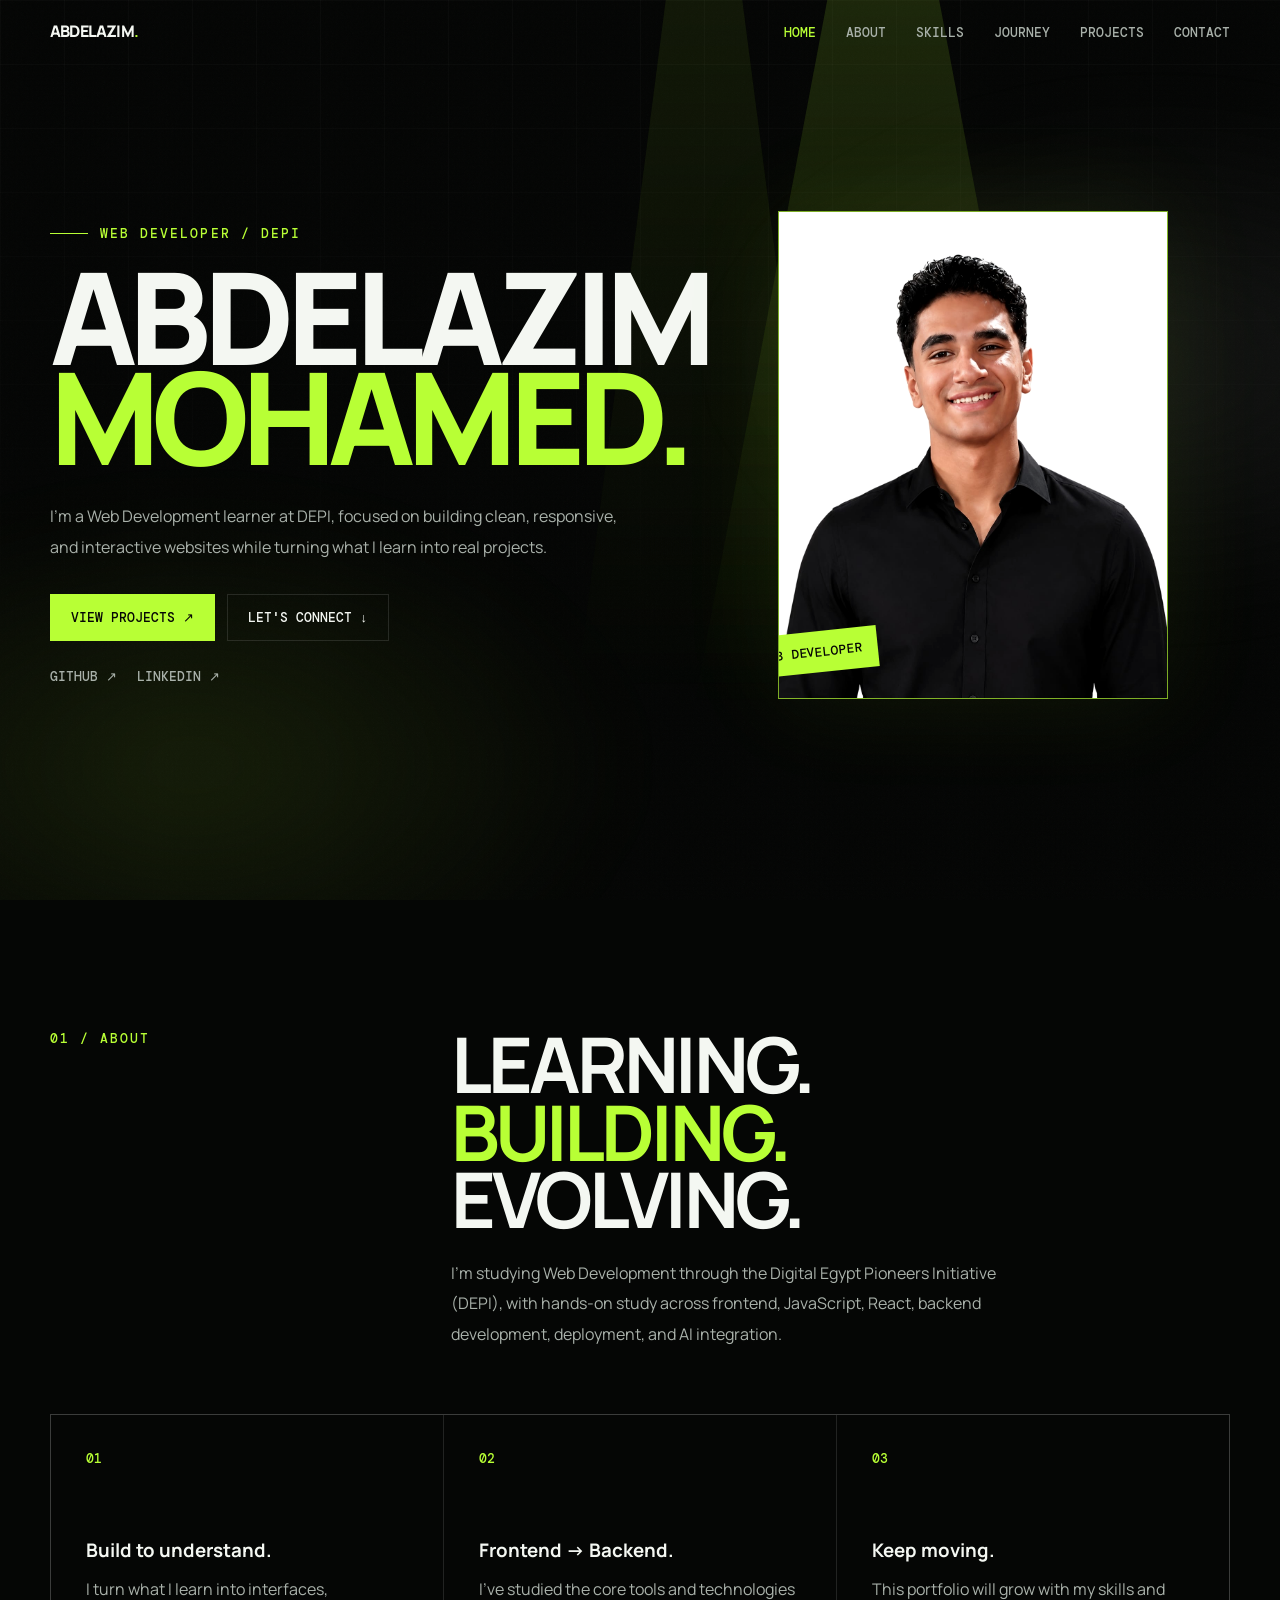
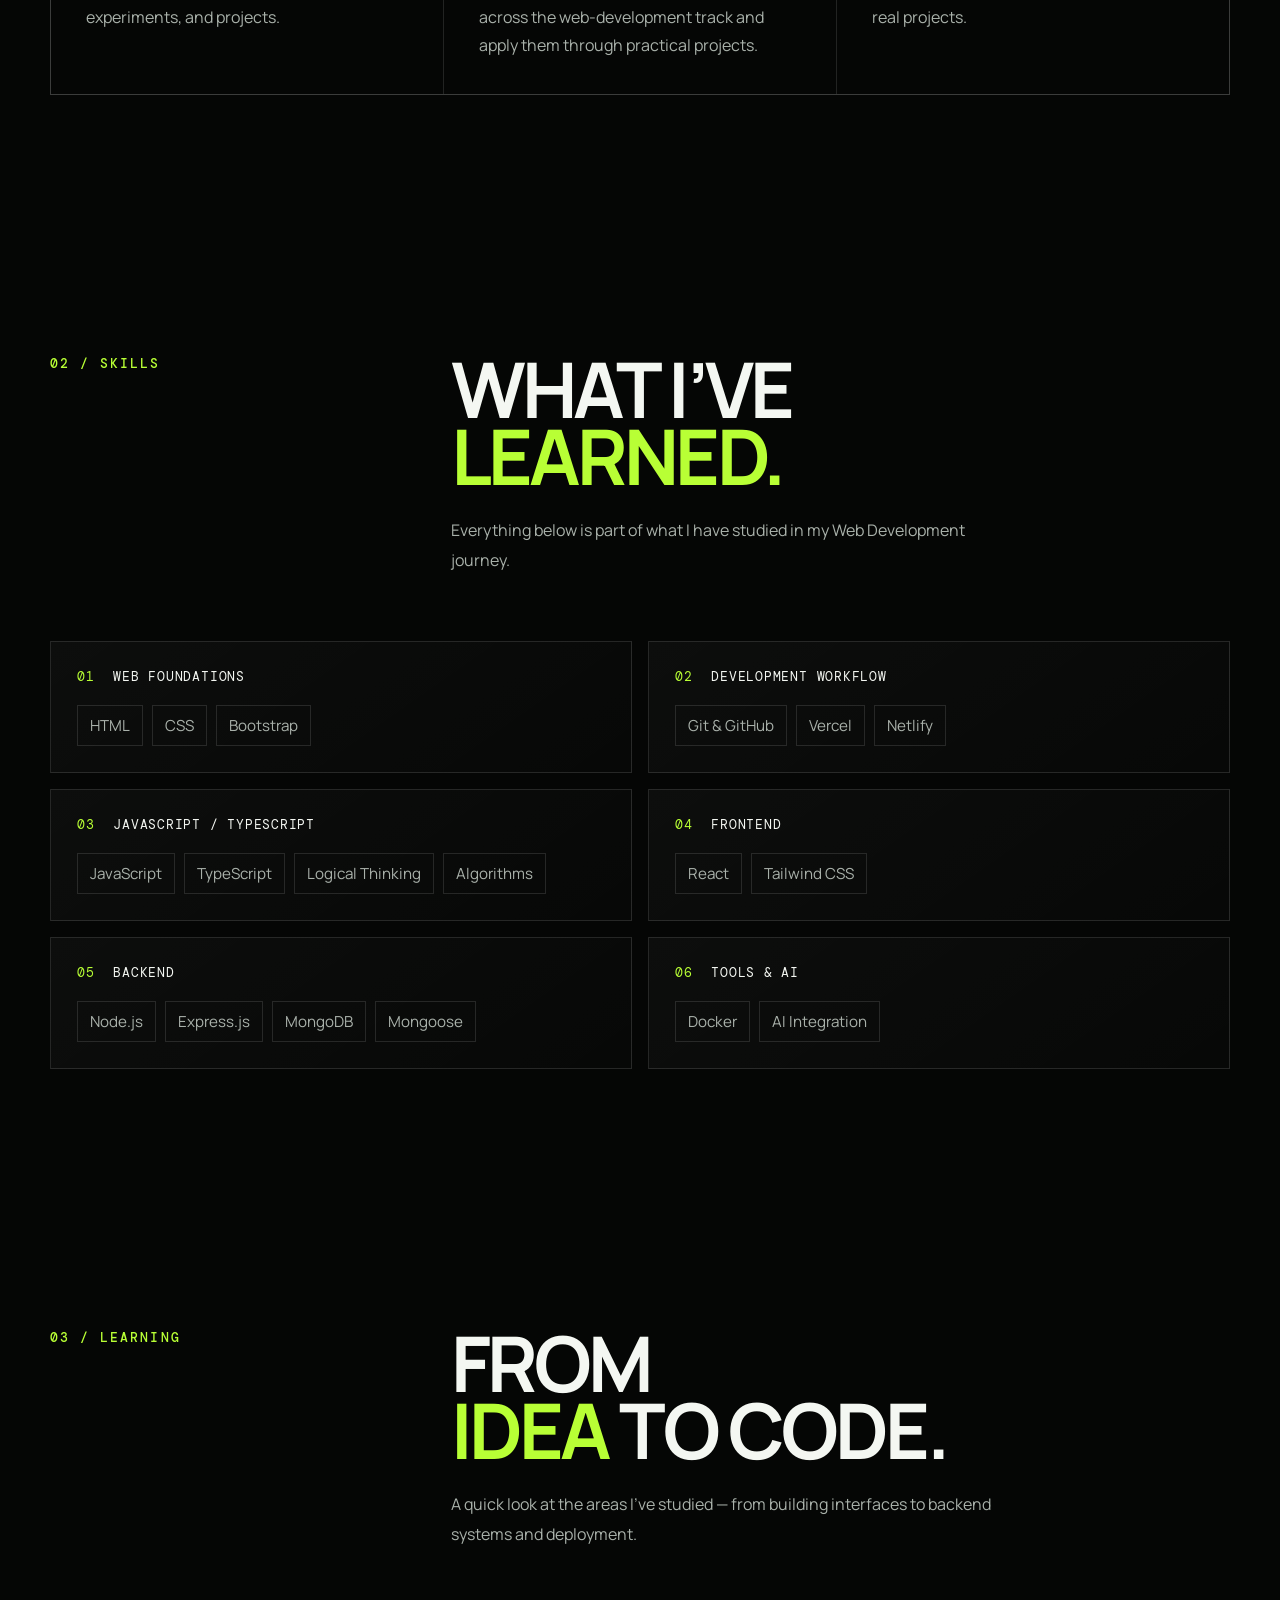
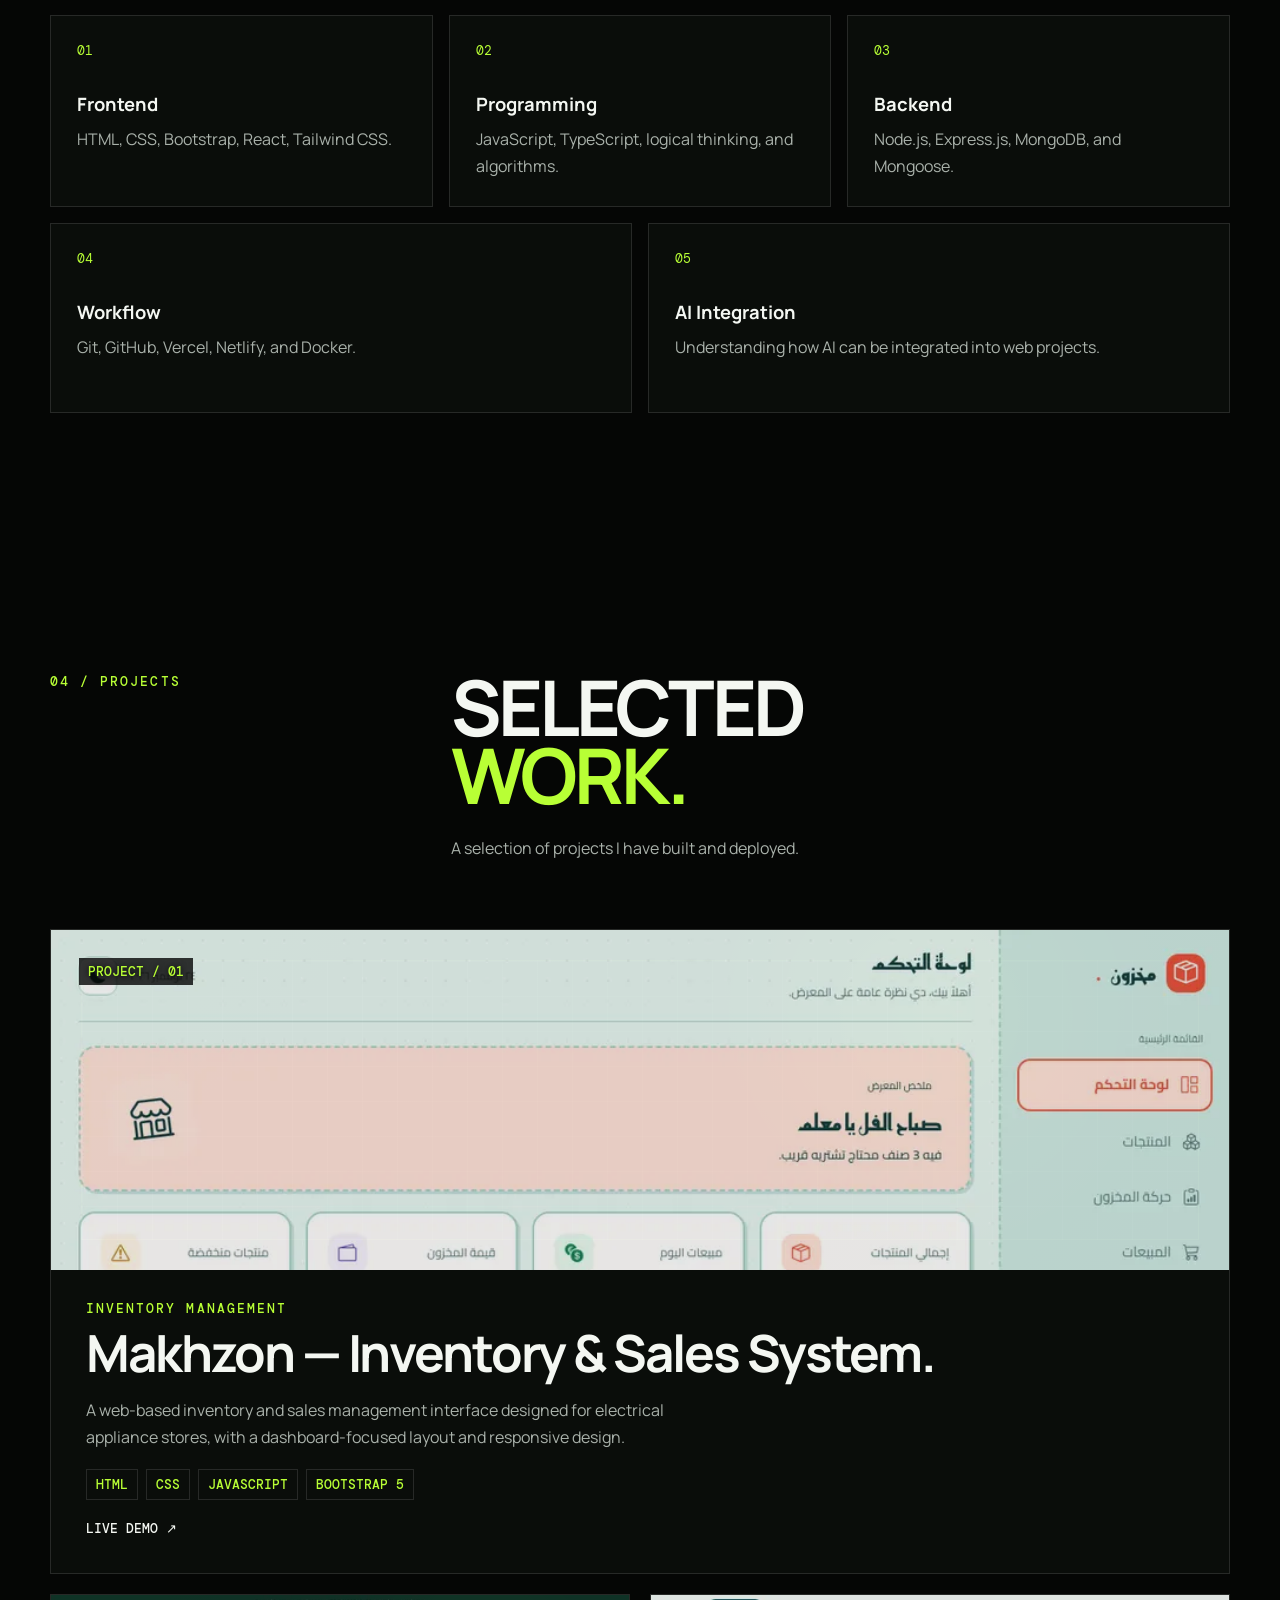
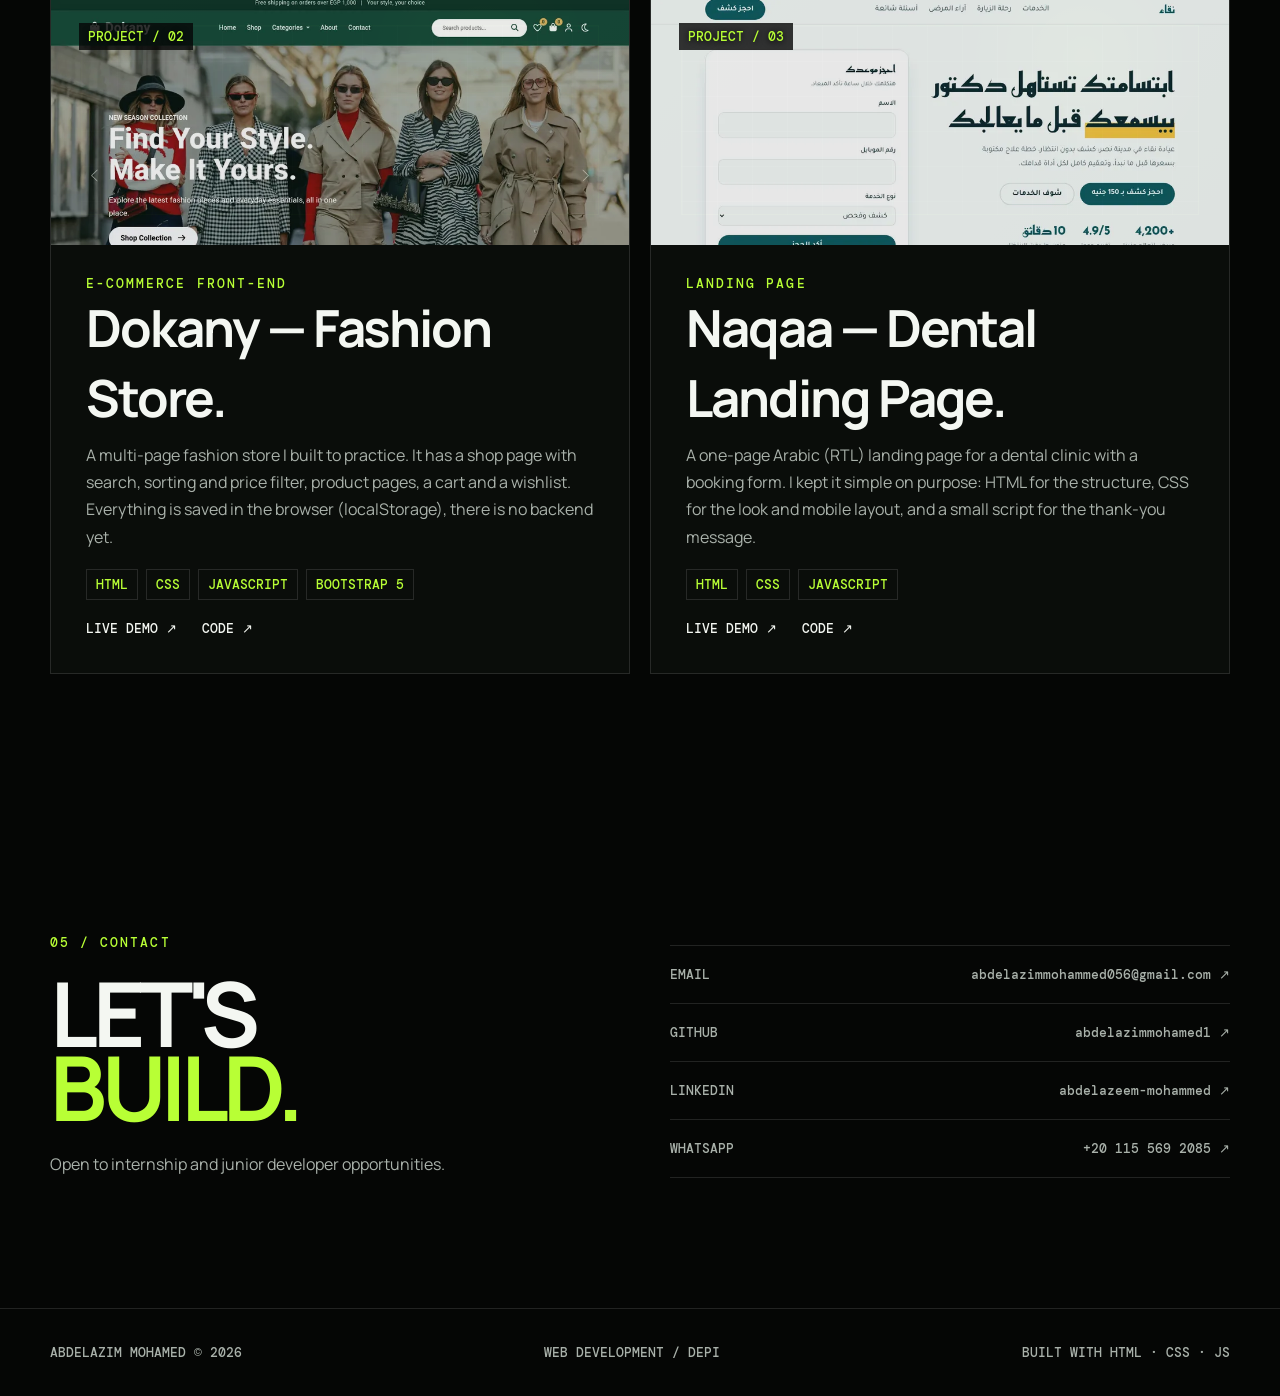
<file: index.html>
<!doctype html>
<html lang="en">
  <head>
    <meta charset="UTF-8" />
    <meta name="viewport" content="width=device-width,initial-scale=1" />
    <title>Abdelazim Mohamed — Developer</title>
    <link rel="preconnect" href="https://fonts.googleapis.com" />
    <link rel="preconnect" href="https://fonts.gstatic.com" crossorigin />
    <link
      href="https://fonts.googleapis.com/css2?family=DM+Mono:wght@400;500&family=Manrope:wght@400;600;700;800&display=swap"
      rel="stylesheet"
    />
    <link rel="stylesheet" href="style.css" />
  </head>
  <body>
    <nav id="nav">
      <div class="wrap nav">
        <a class="logo" href="#home">ABDELAZIM<b>.</b></a
        ><button class="menu" id="menu">☰</button>
        <ul class="links" id="links">
          <li><a class="active" href="#home">HOME</a></li>
          <li><a href="#about">ABOUT</a></li>
          <li><a href="#skills">SKILLS</a></li>
          <li><a href="#journey">JOURNEY</a></li>
          <li><a href="#projects">PROJECTS</a></li>
          <li><a href="#contact">CONTACT</a></li>
        </ul>
      </div>
    </nav>

    <main>
      <section class="hero" id="home">
        <!-- خلفية الهيرو المتحركة: شعاع نور + ضباب + جزيئات (الجزيئات بيضيفها script.js) -->
        <div class="hero-bg" id="heroBg" aria-hidden="true">
          <span class="beam beam-1"></span>
          <span class="beam beam-2"></span>
          <span class="fog fog-1"></span>
          <span class="fog fog-2"></span>
        </div>
        <div class="wrap hero-grid">
          <div class="reveal show">
            <div class="eyebrow mono">Web Developer / DEPI</div>
            <h1>ABDELAZIM<br /><span class="g">MOHAMED.</span></h1>
            <p>
              I’m a Web Development learner at DEPI, focused on building clean,
              responsive, and interactive websites while turning what I learn
              into real projects.
            </p>
            <div class="actions">
              <a class="btn primary" href="#projects">VIEW PROJECTS ↗</a
              ><a class="btn" href="#contact">LET'S CONNECT ↓</a>
            </div>
            <div class="socials">
              <a
                href="https://github.com/abdelazimmohamed1"
                target="_blank"
                rel="noopener"
                >GITHUB ↗</a
              ><a
                href="https://www.linkedin.com/in/abdelazeem-mohammed-2220913b4/"
                target="_blank"
                rel="noopener"
                >LINKEDIN ↗</a
              >
            </div>
          </div>
          <div class="portrait-stage reveal show">
            <div class="portrait">
              <img src="photo.jpg" alt="Abdelazim Mohamed" />
              <div class="tag">WEB DEVELOPER</div>
            </div>
          </div>
        </div>
      </section>

      <section id="about">
        <div class="wrap">
          <div class="head reveal">
            <div class="mono">01 / About</div>
            <div>
              <h2>
                LEARNING.<br /><span style="color: var(--g)">BUILDING.</span
                ><br />EVOLVING.
              </h2>
              <p>
                I’m studying Web Development through the Digital Egypt Pioneers
                Initiative (DEPI), with hands-on study across frontend,
                JavaScript, React, backend development, deployment, and AI
                integration.
              </p>
            </div>
          </div>
          <div class="about-grid">
            <article class="about-card reveal">
              <div class="num">01</div>
              <h3>Build to understand.</h3>
              <p>
                I turn what I learn into interfaces, experiments, and projects.
              </p>
            </article>
            <article class="about-card reveal">
              <div class="num">02</div>
              <h3>Frontend → Backend.</h3>
              <p>
                I’ve studied the core tools and technologies across the
                web-development track and apply them through practical projects.
              </p>
            </article>
            <article class="about-card reveal">
              <div class="num">03</div>
              <h3>Keep moving.</h3>
              <p>This portfolio will grow with my skills and real projects.</p>
            </article>
          </div>
        </div>
      </section>

      <section id="skills">
        <div class="wrap">
          <div class="head reveal">
            <div class="mono">02 / Skills</div>
            <div>
              <h2>
                WHAT I’VE<br /><span style="color: var(--g)">LEARNED.</span>
              </h2>
              <p>
                Everything below is part of what I have studied in my Web
                Development journey.
              </p>
            </div>
          </div>

          <div class="skill-groups">
            <div class="skill-group reveal">
              <div class="skill-group-title">
                <span>01</span> Web Foundations
              </div>
              <div class="skills">
                <div class="skill">HTML</div>
                <div class="skill">CSS</div>
                <div class="skill">Bootstrap</div>
              </div>
            </div>

            <div class="skill-group reveal">
              <div class="skill-group-title">
                <span>02</span> Development Workflow
              </div>
              <div class="skills">
                <div class="skill">Git & GitHub</div>
                <div class="skill">Vercel</div>
                <div class="skill">Netlify</div>
              </div>
            </div>

            <div class="skill-group reveal">
              <div class="skill-group-title">
                <span>03</span> JavaScript / TypeScript
              </div>
              <div class="skills">
                <div class="skill">JavaScript</div>
                <div class="skill">TypeScript</div>
                <div class="skill">Logical Thinking</div>
                <div class="skill">Algorithms</div>
              </div>
            </div>

            <div class="skill-group reveal">
              <div class="skill-group-title"><span>04</span> Frontend</div>
              <div class="skills">
                <div class="skill">React</div>
                <div class="skill">Tailwind CSS</div>
              </div>
            </div>

            <div class="skill-group reveal">
              <div class="skill-group-title"><span>05</span> Backend</div>
              <div class="skills">
                <div class="skill">Node.js</div>
                <div class="skill">Express.js</div>
                <div class="skill">MongoDB</div>
                <div class="skill">Mongoose</div>
              </div>
            </div>

            <div class="skill-group reveal">
              <div class="skill-group-title"><span>06</span> Tools & AI</div>
              <div class="skills">
                <div class="skill">Docker</div>
                <div class="skill">AI Integration</div>
              </div>
            </div>
          </div>
        </div>
      </section>

      <section id="journey">
        <div class="wrap">
          <div class="head reveal">
            <div class="mono">03 / Learning</div>
            <div>
              <h2>
                FROM<br /><span style="color: var(--g)">IDEA</span> TO CODE.
              </h2>
              <p>
                A quick look at the areas I’ve studied — from building
                interfaces to backend systems and deployment.
              </p>
            </div>
          </div>

          <div class="learning-grid">
            <div class="learning-card reveal">
              <span>01</span><strong>Frontend</strong>
              <p>HTML, CSS, Bootstrap, React, Tailwind CSS.</p>
            </div>
            <div class="learning-card reveal">
              <span>02</span><strong>Programming</strong>
              <p>JavaScript, TypeScript, logical thinking, and algorithms.</p>
            </div>
            <div class="learning-card reveal">
              <span>03</span><strong>Backend</strong>
              <p>Node.js, Express.js, MongoDB, and Mongoose.</p>
            </div>
            <div class="learning-card reveal">
              <span>04</span><strong>Workflow</strong>
              <p>Git, GitHub, Vercel, Netlify, and Docker.</p>
            </div>
            <div class="learning-card reveal">
              <span>05</span><strong>AI Integration</strong>
              <p>Understanding how AI can be integrated into web projects.</p>
            </div>
          </div>
        </div>
      </section>

      <section id="projects">
        <div class="wrap">
          <div class="head reveal">
            <div class="mono">04 / Projects</div>
            <div>
              <h2>SELECTED<br /><span style="color: var(--g)">WORK.</span></h2>
              <p>A selection of projects I have built and deployed.</p>
            </div>
          </div>
          <div class="projects">
            <article class="project reveal">
              <div class="visual">
                <img
                  src="images/makhzon.webp"
                  alt="Makhzon dashboard showing sales numbers, low stock items and a sales chart (Arabic interface)"
                  width="1000"
                  height="625"
                  loading="lazy"
                />
              </div>
              <div class="pnum">PROJECT / 01</div>
              <div class="pinfo">
                <div class="mono">INVENTORY MANAGEMENT</div>
                <h3>Makhzon — Inventory &amp; Sales System.</h3>
                <p>
                  A web-based inventory and sales management interface designed
                  for electrical appliance stores, with a dashboard-focused
                  layout and responsive design.
                </p>
                <div class="meta">
                  <span>HTML</span><span>CSS</span><span>JAVASCRIPT</span
                  ><span>BOOTSTRAP 5</span>
                </div>
                <a
                  class="plink"
                  href="https://makhzon-nu.vercel.app/"
                  target="_blank"
                  rel="noopener noreferrer"
                  >LIVE DEMO ↗</a
                >
              </div>
            </article>

            <!-- مشروع 2 -->
            <article class="project reveal">
              <div class="visual">
                <img
                  src="images/dokany.webp"
                  alt="Dokany fashion store home page with a hero banner of women's clothing"
                  width="1000"
                  height="625"
                  loading="lazy"
                />
              </div>
              <div class="pnum">PROJECT / 02</div>
              <div class="pinfo">
                <div class="mono">E-COMMERCE FRONT-END</div>
                <h3>Dokany — Fashion Store.</h3>
                <p>
                  A multi-page fashion store I built to practice. It has a shop page with search, sorting and price filter, product pages, a cart and a wishlist. Everything is saved in the browser (localStorage), there is no backend yet.
                </p>
                <div class="meta"><span>HTML</span><span>CSS</span><span>JAVASCRIPT</span><span>BOOTSTRAP 5</span></div>
                <a
                  class="plink"
                  href="https://dokany-omega.vercel.app/"
                  target="_blank"
                  rel="noopener noreferrer"
                  >LIVE DEMO ↗</a
                >
                <a
                  class="plink"
                  href="https://github.com/abdelazimmohamed1/Dokany"
                  target="_blank"
                  rel="noopener noreferrer"
                  >CODE ↗</a
                >
              </div>
            </article>

            <!-- مشروع 3 -->
            <article class="project reveal">
              <div class="visual">
                <img
                  src="images/naqaa.webp"
                  alt="Naqaa dental clinic landing page with a booking form and the headline in Arabic"
                  width="1000"
                  height="625"
                  loading="lazy"
                />
              </div>
              <div class="pnum">PROJECT / 03</div>
              <div class="pinfo">
                <div class="mono">LANDING PAGE</div>
                <h3>Naqaa — Dental Landing Page.</h3>
                <p>
                  A one-page Arabic (RTL) landing page for a dental clinic with a booking form. I kept it simple on purpose: HTML for the structure, CSS for the look and mobile layout, and a small script for the thank-you message.
                </p>
                <div class="meta"><span>HTML</span><span>CSS</span><span>JAVASCRIPT</span></div>
                <a
                  class="plink"
                  href="https://naqaa-landing.vercel.app"
                  target="_blank"
                  rel="noopener noreferrer"
                  >LIVE DEMO ↗</a
                >
                <a
                  class="plink"
                  href="https://github.com/abdelazimmohamed1/naqaa-landing"
                  target="_blank"
                  rel="noopener noreferrer"
                  >CODE ↗</a
                >
              </div>
            </article>
          </div>
        </div>
      </section>

      <section id="contact">
        <div class="wrap contact">
          <div class="reveal">
            <div class="mono">05 / Contact</div>
            <h2 style="margin-top: 25px">
              LET'S<br /><span style="color: var(--g)">BUILD.</span>
            </h2>
            <p
              class="muted"
              style="max-width: 480px; margin-top: 25px; line-height: 1.8"
            >
              Open to internship and junior developer opportunities.
            </p>
          </div>
          <div class="contact-links reveal">
            <a href="mailto:abdelazimmohammed056@gmail.com"
              ><span>EMAIL</span
              ><span>abdelazimmohammed056@gmail.com ↗</span></a
            ><a
              href="https://github.com/abdelazimmohamed1"
              target="_blank"
              rel="noopener"
              ><span>GITHUB</span><span>abdelazimmohamed1 ↗</span></a
            ><a
              href="https://www.linkedin.com/in/abdelazeem-mohammed-2220913b4/"
              target="_blank"
              rel="noopener"
              ><span>LINKEDIN</span><span>abdelazeem-mohammed ↗</span></a
            ><a href="https://wa.me/201155692085" target="_blank" rel="noopener"
              ><span>WHATSAPP</span><span>+20 115 569 2085 ↗</span></a
            >
          </div>
        </div>
      </section>
    </main>

    <footer>
      <div class="wrap footer">
        <span>ABDELAZIM MOHAMED © <span id="year"></span></span
        ><span>WEB DEVELOPMENT / DEPI</span
        ><span>BUILT WITH HTML · CSS · JS</span>
      </div>
    </footer>

    <script src="script.js"></script>
  </body>
</html>
</file>
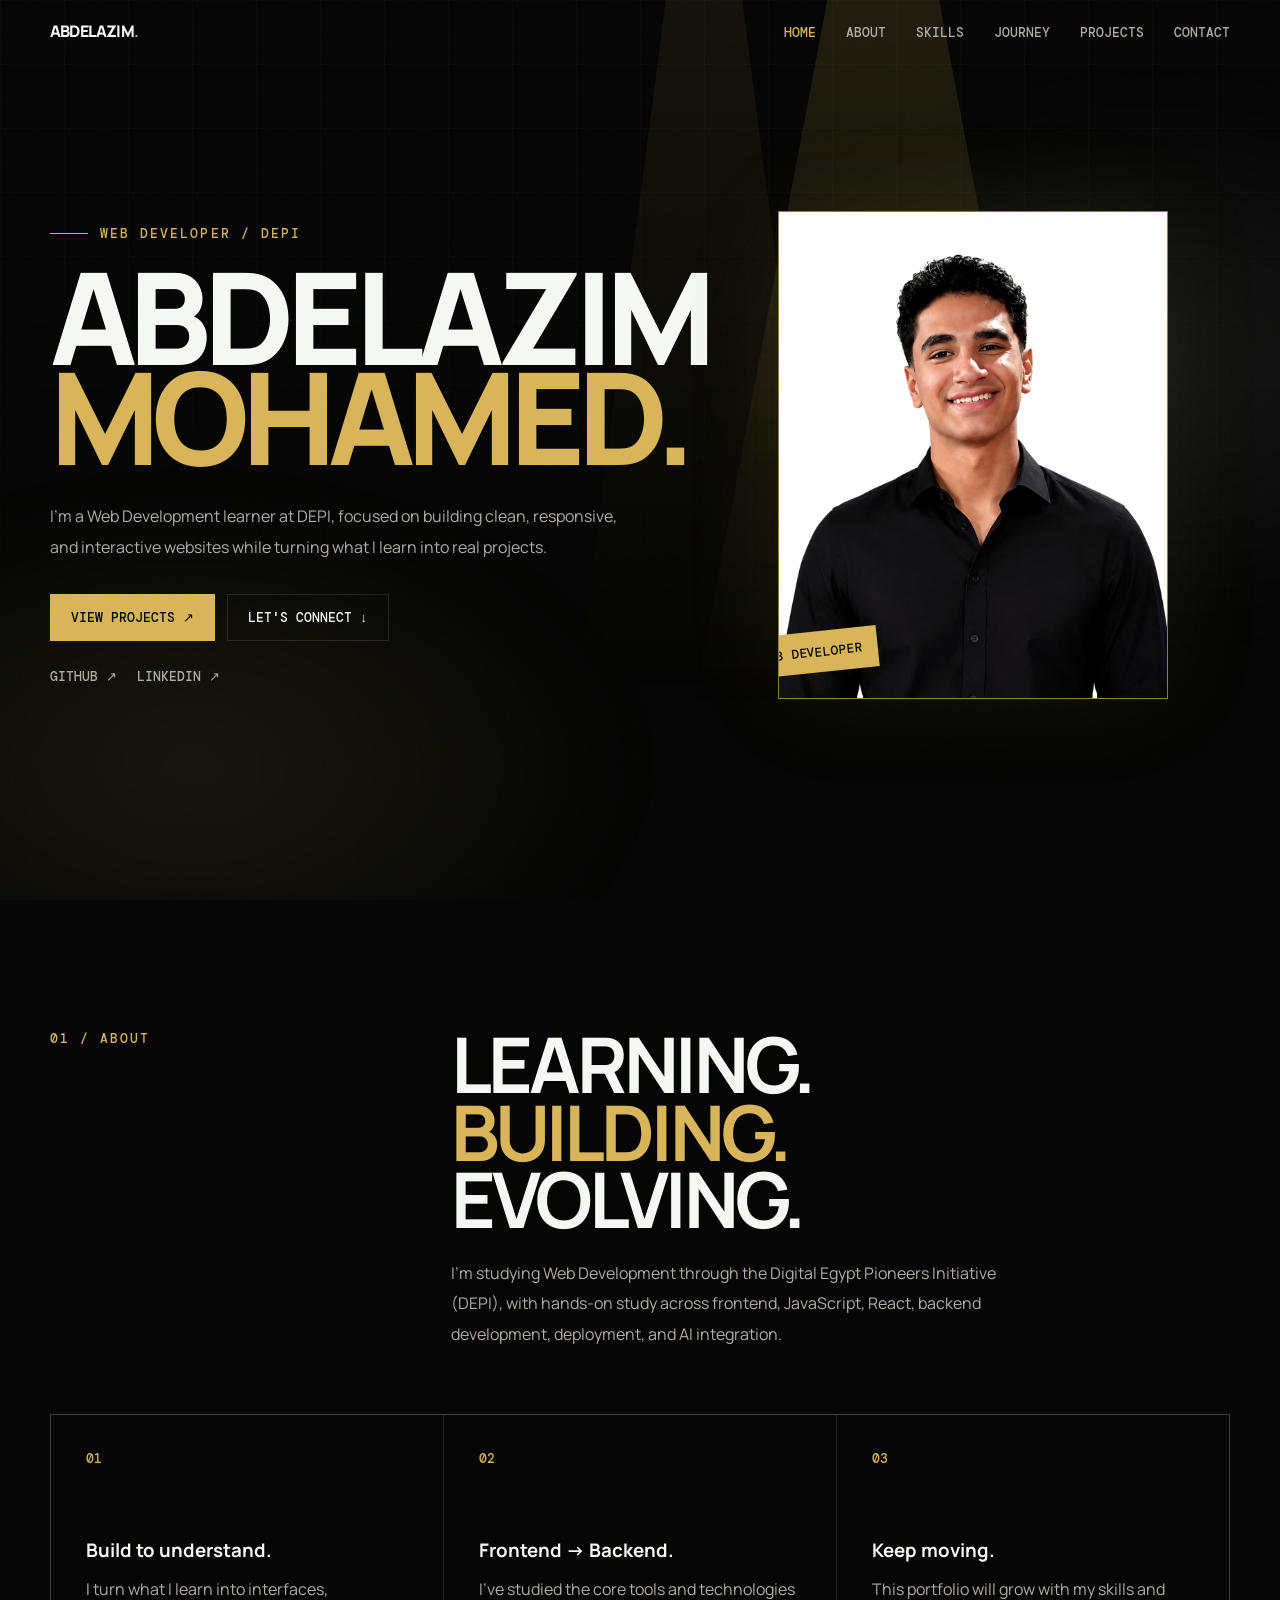
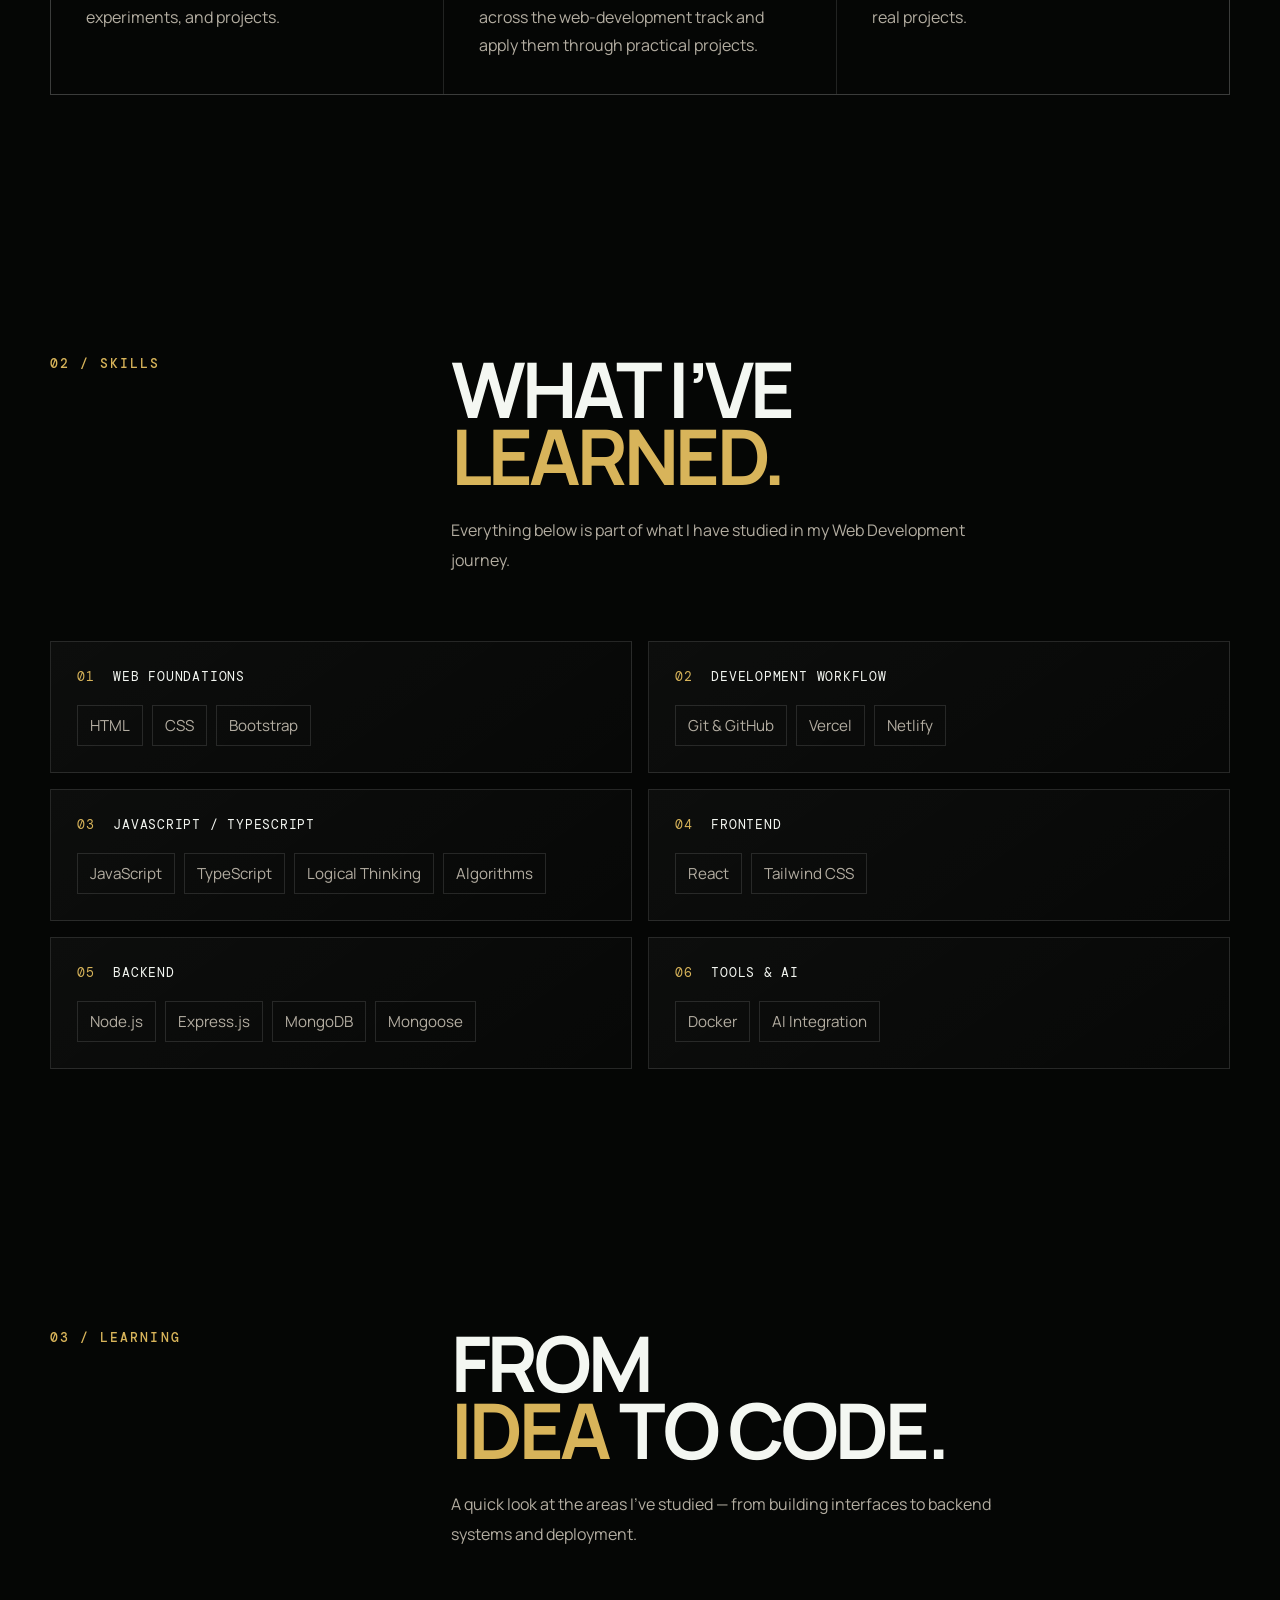
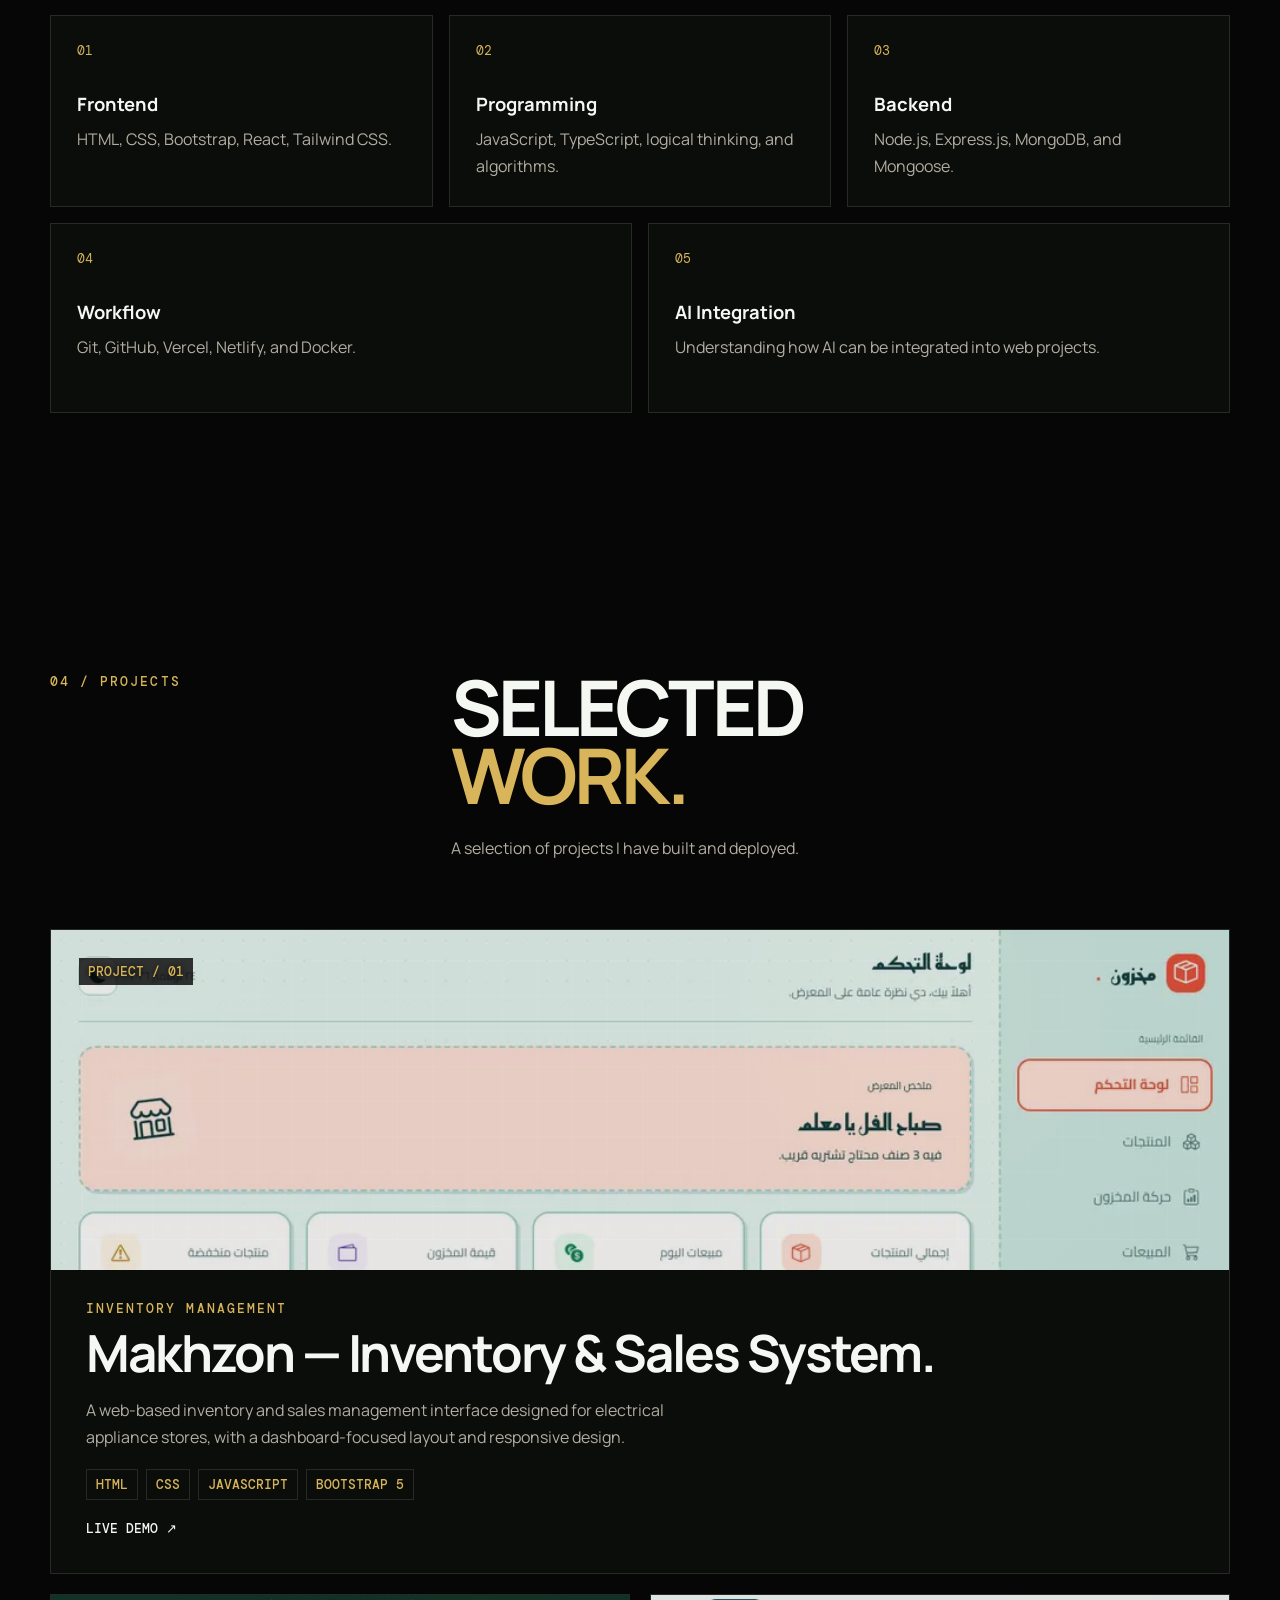
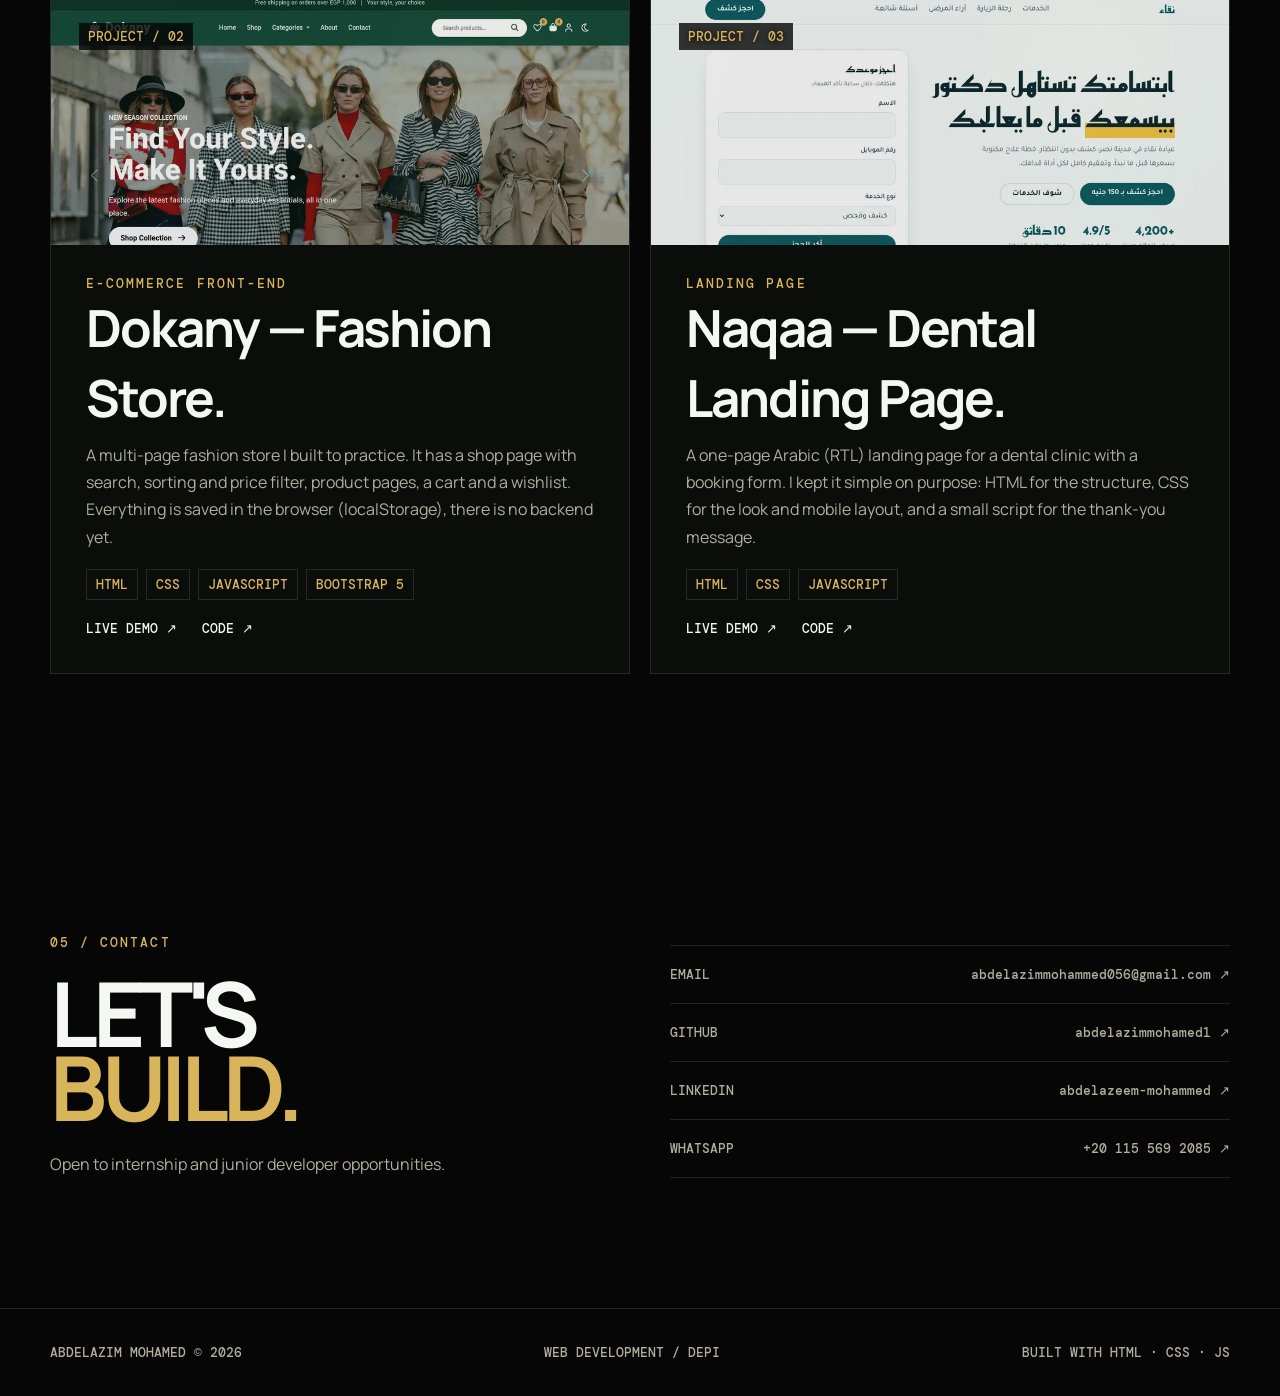
<file: index-gold.html>
<!doctype html>
<html lang="en">
  <head>
    <meta charset="UTF-8" />
    <meta name="viewport" content="width=device-width,initial-scale=1" />
    <title>Abdelazim Mohamed — Developer</title>
    <link rel="preconnect" href="https://fonts.googleapis.com" />
    <link rel="preconnect" href="https://fonts.gstatic.com" crossorigin />
    <link
      href="https://fonts.googleapis.com/css2?family=DM+Mono:wght@400;500&family=Manrope:wght@400;600;700;800&display=swap"
      rel="stylesheet"
    />
    <link rel="stylesheet" href="style-gold.css" />
  </head>
  <body>
    <nav id="nav">
      <div class="wrap nav">
        <a class="logo" href="#home">ABDELAZIM<b>.</b></a
        ><button class="menu" id="menu">☰</button>
        <ul class="links" id="links">
          <li><a class="active" href="#home">HOME</a></li>
          <li><a href="#about">ABOUT</a></li>
          <li><a href="#skills">SKILLS</a></li>
          <li><a href="#journey">JOURNEY</a></li>
          <li><a href="#projects">PROJECTS</a></li>
          <li><a href="#contact">CONTACT</a></li>
        </ul>
      </div>
    </nav>

    <main>
      <section class="hero" id="home">
        <!-- خلفية الهيرو المتحركة: شعاع نور + ضباب + جزيئات (الجزيئات بيضيفها script.js) -->
        <div class="hero-bg" id="heroBg" aria-hidden="true">
          <span class="beam beam-1"></span>
          <span class="beam beam-2"></span>
          <span class="fog fog-1"></span>
          <span class="fog fog-2"></span>
        </div>
        <div class="wrap hero-grid">
          <div class="reveal show">
            <div class="eyebrow mono">Web Developer / DEPI</div>
            <h1>ABDELAZIM<br /><span class="g">MOHAMED.</span></h1>
            <p>
              I’m a Web Development learner at DEPI, focused on building clean,
              responsive, and interactive websites while turning what I learn
              into real projects.
            </p>
            <div class="actions">
              <a class="btn primary" href="#projects">VIEW PROJECTS ↗</a
              ><a class="btn" href="#contact">LET'S CONNECT ↓</a>
            </div>
            <div class="socials">
              <a
                href="https://github.com/abdelazimmohamed1"
                target="_blank"
                rel="noopener"
                >GITHUB ↗</a
              ><a
                href="https://www.linkedin.com/in/abdelazeem-mohammed-2220913b4/"
                target="_blank"
                rel="noopener"
                >LINKEDIN ↗</a
              >
            </div>
          </div>
          <div class="portrait-stage reveal show">
            <div class="portrait">
              <img src="photo.jpg" alt="Abdelazim Mohamed" />
              <div class="tag">WEB DEVELOPER</div>
            </div>
          </div>
        </div>
      </section>

      <section id="about">
        <div class="wrap">
          <div class="head reveal">
            <div class="mono">01 / About</div>
            <div>
              <h2>
                LEARNING.<br /><span style="color: var(--g)">BUILDING.</span
                ><br />EVOLVING.
              </h2>
              <p>
                I’m studying Web Development through the Digital Egypt Pioneers
                Initiative (DEPI), with hands-on study across frontend,
                JavaScript, React, backend development, deployment, and AI
                integration.
              </p>
            </div>
          </div>
          <div class="about-grid">
            <article class="about-card reveal">
              <div class="num">01</div>
              <h3>Build to understand.</h3>
              <p>
                I turn what I learn into interfaces, experiments, and projects.
              </p>
            </article>
            <article class="about-card reveal">
              <div class="num">02</div>
              <h3>Frontend → Backend.</h3>
              <p>
                I’ve studied the core tools and technologies across the
                web-development track and apply them through practical projects.
              </p>
            </article>
            <article class="about-card reveal">
              <div class="num">03</div>
              <h3>Keep moving.</h3>
              <p>This portfolio will grow with my skills and real projects.</p>
            </article>
          </div>
        </div>
      </section>

      <section id="skills">
        <div class="wrap">
          <div class="head reveal">
            <div class="mono">02 / Skills</div>
            <div>
              <h2>
                WHAT I’VE<br /><span style="color: var(--g)">LEARNED.</span>
              </h2>
              <p>
                Everything below is part of what I have studied in my Web
                Development journey.
              </p>
            </div>
          </div>

          <div class="skill-groups">
            <div class="skill-group reveal">
              <div class="skill-group-title">
                <span>01</span> Web Foundations
              </div>
              <div class="skills">
                <div class="skill">HTML</div>
                <div class="skill">CSS</div>
                <div class="skill">Bootstrap</div>
              </div>
            </div>

            <div class="skill-group reveal">
              <div class="skill-group-title">
                <span>02</span> Development Workflow
              </div>
              <div class="skills">
                <div class="skill">Git & GitHub</div>
                <div class="skill">Vercel</div>
                <div class="skill">Netlify</div>
              </div>
            </div>

            <div class="skill-group reveal">
              <div class="skill-group-title">
                <span>03</span> JavaScript / TypeScript
              </div>
              <div class="skills">
                <div class="skill">JavaScript</div>
                <div class="skill">TypeScript</div>
                <div class="skill">Logical Thinking</div>
                <div class="skill">Algorithms</div>
              </div>
            </div>

            <div class="skill-group reveal">
              <div class="skill-group-title"><span>04</span> Frontend</div>
              <div class="skills">
                <div class="skill">React</div>
                <div class="skill">Tailwind CSS</div>
              </div>
            </div>

            <div class="skill-group reveal">
              <div class="skill-group-title"><span>05</span> Backend</div>
              <div class="skills">
                <div class="skill">Node.js</div>
                <div class="skill">Express.js</div>
                <div class="skill">MongoDB</div>
                <div class="skill">Mongoose</div>
              </div>
            </div>

            <div class="skill-group reveal">
              <div class="skill-group-title"><span>06</span> Tools & AI</div>
              <div class="skills">
                <div class="skill">Docker</div>
                <div class="skill">AI Integration</div>
              </div>
            </div>
          </div>
        </div>
      </section>

      <section id="journey">
        <div class="wrap">
          <div class="head reveal">
            <div class="mono">03 / Learning</div>
            <div>
              <h2>
                FROM<br /><span style="color: var(--g)">IDEA</span> TO CODE.
              </h2>
              <p>
                A quick look at the areas I’ve studied — from building
                interfaces to backend systems and deployment.
              </p>
            </div>
          </div>

          <div class="learning-grid">
            <div class="learning-card reveal">
              <span>01</span><strong>Frontend</strong>
              <p>HTML, CSS, Bootstrap, React, Tailwind CSS.</p>
            </div>
            <div class="learning-card reveal">
              <span>02</span><strong>Programming</strong>
              <p>JavaScript, TypeScript, logical thinking, and algorithms.</p>
            </div>
            <div class="learning-card reveal">
              <span>03</span><strong>Backend</strong>
              <p>Node.js, Express.js, MongoDB, and Mongoose.</p>
            </div>
            <div class="learning-card reveal">
              <span>04</span><strong>Workflow</strong>
              <p>Git, GitHub, Vercel, Netlify, and Docker.</p>
            </div>
            <div class="learning-card reveal">
              <span>05</span><strong>AI Integration</strong>
              <p>Understanding how AI can be integrated into web projects.</p>
            </div>
          </div>
        </div>
      </section>

      <section id="projects">
        <div class="wrap">
          <div class="head reveal">
            <div class="mono">04 / Projects</div>
            <div>
              <h2>SELECTED<br /><span style="color: var(--g)">WORK.</span></h2>
              <p>A selection of projects I have built and deployed.</p>
            </div>
          </div>
          <div class="projects">
            <article class="project reveal">
              <div class="visual">
                <img
                  src="images/makhzon.webp"
                  alt="Makhzon dashboard showing sales numbers, low stock items and a sales chart (Arabic interface)"
                  width="1000"
                  height="625"
                  loading="lazy"
                />
              </div>
              <div class="pnum">PROJECT / 01</div>
              <div class="pinfo">
                <div class="mono">INVENTORY MANAGEMENT</div>
                <h3>Makhzon — Inventory &amp; Sales System.</h3>
                <p>
                  A web-based inventory and sales management interface designed
                  for electrical appliance stores, with a dashboard-focused
                  layout and responsive design.
                </p>
                <div class="meta">
                  <span>HTML</span><span>CSS</span><span>JAVASCRIPT</span
                  ><span>BOOTSTRAP 5</span>
                </div>
                <a
                  class="plink"
                  href="https://makhzon-nu.vercel.app/"
                  target="_blank"
                  rel="noopener noreferrer"
                  >LIVE DEMO ↗</a
                >
              </div>
            </article>

            <!-- مشروع 2 -->
            <article class="project reveal">
              <div class="visual">
                <img
                  src="images/dokany.webp"
                  alt="Dokany fashion store home page with a hero banner of women's clothing"
                  width="1000"
                  height="625"
                  loading="lazy"
                />
              </div>
              <div class="pnum">PROJECT / 02</div>
              <div class="pinfo">
                <div class="mono">E-COMMERCE FRONT-END</div>
                <h3>Dokany — Fashion Store.</h3>
                <p>
                  A multi-page fashion store I built to practice. It has a shop page with search, sorting and price filter, product pages, a cart and a wishlist. Everything is saved in the browser (localStorage), there is no backend yet.
                </p>
                <div class="meta"><span>HTML</span><span>CSS</span><span>JAVASCRIPT</span><span>BOOTSTRAP 5</span></div>
                <a
                  class="plink"
                  href="https://dokany-omega.vercel.app/"
                  target="_blank"
                  rel="noopener noreferrer"
                  >LIVE DEMO ↗</a
                >
                <a
                  class="plink"
                  href="https://github.com/abdelazimmohamed1/Dokany"
                  target="_blank"
                  rel="noopener noreferrer"
                  >CODE ↗</a
                >
              </div>
            </article>

            <!-- مشروع 3 -->
            <article class="project reveal">
              <div class="visual">
                <img
                  src="images/naqaa.webp"
                  alt="Naqaa dental clinic landing page with a booking form and the headline in Arabic"
                  width="1000"
                  height="625"
                  loading="lazy"
                />
              </div>
              <div class="pnum">PROJECT / 03</div>
              <div class="pinfo">
                <div class="mono">LANDING PAGE</div>
                <h3>Naqaa — Dental Landing Page.</h3>
                <p>
                  A one-page Arabic (RTL) landing page for a dental clinic with a booking form. I kept it simple on purpose: HTML for the structure, CSS for the look and mobile layout, and a small script for the thank-you message.
                </p>
                <div class="meta"><span>HTML</span><span>CSS</span><span>JAVASCRIPT</span></div>
                <a
                  class="plink"
                  href="https://naqaa-landing.vercel.app"
                  target="_blank"
                  rel="noopener noreferrer"
                  >LIVE DEMO ↗</a
                >
                <a
                  class="plink"
                  href="https://github.com/abdelazimmohamed1/naqaa-landing"
                  target="_blank"
                  rel="noopener noreferrer"
                  >CODE ↗</a
                >
              </div>
            </article>
          </div>
        </div>
      </section>

      <section id="contact">
        <div class="wrap contact">
          <div class="reveal">
            <div class="mono">05 / Contact</div>
            <h2 style="margin-top: 25px">
              LET'S<br /><span style="color: var(--g)">BUILD.</span>
            </h2>
            <p
              class="muted"
              style="max-width: 480px; margin-top: 25px; line-height: 1.8"
            >
              Open to internship and junior developer opportunities.
            </p>
          </div>
          <div class="contact-links reveal">
            <a href="mailto:abdelazimmohammed056@gmail.com"
              ><span>EMAIL</span
              ><span>abdelazimmohammed056@gmail.com ↗</span></a
            ><a
              href="https://github.com/abdelazimmohamed1"
              target="_blank"
              rel="noopener"
              ><span>GITHUB</span><span>abdelazimmohamed1 ↗</span></a
            ><a
              href="https://www.linkedin.com/in/abdelazeem-mohammed-2220913b4/"
              target="_blank"
              rel="noopener"
              ><span>LINKEDIN</span><span>abdelazeem-mohammed ↗</span></a
            ><a href="https://wa.me/201155692085" target="_blank" rel="noopener"
              ><span>WHATSAPP</span><span>+20 115 569 2085 ↗</span></a
            >
          </div>
        </div>
      </section>
    </main>

    <footer>
      <div class="wrap footer">
        <span>ABDELAZIM MOHAMED © <span id="year"></span></span
        ><span>WEB DEVELOPMENT / DEPI</span
        ><span>BUILT WITH HTML · CSS · JS</span>
      </div>
    </footer>

    <script src="script.js"></script>
  </body>
</html>
</file>
<file: style.css>
:root {
  --bg: #050605;
  --bg2: #0a0d0a;
  --text: #f4f7f2;
  --muted: #a9b1aa; /* لون النص الخافت أفتح عشان القراءة أسهل */
  --g: #b8ff35;
  --line: rgba(244, 247, 242, 0.12);
  --mono: "DM Mono", monospace;
  --sans: "Manrope", sans-serif;
}
* {
  box-sizing: border-box;
  margin: 0;
  padding: 0;
}
html {
  scroll-behavior: smooth;
}
body {
  background: var(--bg);
  color: var(--text);
  font-family: var(--sans);
  overflow-x: hidden;
}
a {
  color: inherit;
  text-decoration: none;
}
::selection {
  background: var(--g);
  color: #050605;
}
body:before {
  content: "";
  position: fixed;
  inset: 0;
  z-index: -2;
  background-image: linear-gradient(
      rgba(255, 255, 255, 0.025) 1px,
      transparent 1px
    ),
    linear-gradient(90deg, rgba(255, 255, 255, 0.025) 1px, transparent 1px);
  background-size: 64px 64px;
  mask-image: linear-gradient(#000, transparent 85%);
  pointer-events: none;
}
body:after {
  content: "";
  position: fixed;
  inset: 0;
  z-index: -1;
  opacity: 0.025;
  pointer-events: none;
  background-image: url("data:image/svg+xml,%3Csvg xmlns='http://www.w3.org/2000/svg' width='160' height='160'%3E%3Cfilter id='n'%3E%3CfeTurbulence baseFrequency='.8' numOctaves='3' stitchTiles='stitch'/%3E%3C/filter%3E%3Crect width='100%25' height='100%25' filter='url(%23n)'/%3E%3C/svg%3E");
}
.wrap {
  width: min(1180px, calc(100% - 40px));
  margin: auto;
}
.mono {
  font: 500 0.8rem var(--mono);
  letter-spacing: 0.16em;
  text-transform: uppercase;
  color: var(--g);
}
.muted {
  color: var(--muted);
}
section {
  padding: 130px 0;
  position: relative;
}
nav {
  position: fixed;
  top: 0;
  left: 0;
  right: 0;
  z-index: 20;
  padding: 20px 0;
  transition: 0.3s;
}
nav.scrolled {
  background: #050605cc;
  backdrop-filter: blur(18px);
  border-bottom: 1px solid var(--line);
}
.nav {
  display: flex;
  justify-content: space-between;
  align-items: center;
}
.logo {
  font-weight: 800;
  letter-spacing: -0.05em;
}
.logo b {
  color: var(--g);
}
.links {
  display: flex;
  gap: 30px;
  list-style: none;
}
.links a {
  font: 500 0.8rem var(--mono);
  color: var(--muted);
  transition: 0.2s;
}
.links a:hover,
.links a.active {
  color: var(--g);
}
.menu {
  display: none;
  background: none;
  border: 1px solid var(--line);
  color: var(--g);
  padding: 8px 11px;
}
.hero {
  min-height: 100vh;
  padding-top: 140px;
  display: flex;
  align-items: center;
}
.hero-grid {
  display: grid;
  grid-template-columns: 1.15fr 0.85fr;
  gap: 70px;
  align-items: center;
}
.eyebrow {
  display: flex;
  gap: 12px;
  align-items: center;
}
.eyebrow:before {
  content: "";
  width: 38px;
  height: 1px;
  background: var(--g);
}
h1 {
  font-size: clamp(4.3rem, 10vw, 9.5rem);
  line-height: 0.78;
  letter-spacing: -0.06em;
  margin-top: 25px;
  font-weight: 800;
}
h1 .g {
  color: var(--g);
}
.hero p {
  max-width: 580px;
  margin-top: 35px;
  color: var(--muted);
  line-height: 1.9;
}
.actions {
  display: flex;
  gap: 12px;
  flex-wrap: wrap;
  margin-top: 32px;
}
.btn {
  display: inline-flex;
  padding: 14px 20px;
  border: 1px solid var(--line);
  font: 500 0.8rem var(--mono);
  transition: 0.3s;
}
.btn:hover {
  border-color: var(--g);
  transform: translateY(-4px);
}
.primary {
  background: var(--g);
  border-color: var(--g);
  color: #050605;
}
.primary:hover {
  box-shadow: 0 15px 45px #b8ff3530;
}
.socials {
  display: flex;
  gap: 20px;
  margin-top: 27px;
}
.socials a {
  font: 500 0.8rem var(--mono);
  color: var(--muted);
}
.socials a:hover {
  color: var(--g);
}
.portrait-stage {
  min-height: 500px;
  display: grid;
  place-items: center;
}
.portrait {
  width: min(390px, 75vw);
  aspect-ratio: 4/5;
  position: relative;
  overflow: hidden;
  display: grid;
  place-items: center;
  background: linear-gradient(145deg, #b8ff351f, transparent 38%), var(--bg2);
  border: 1px solid #b8ff35a8;
  transform: rotate(2deg);
  box-shadow: 0 0 100px #b8ff3514;
}
.portrait img {
  width: 100%;
  height: 100%;
  object-fit: cover;
  filter: grayscale(15%) contrast(1.05);
}
.portrait:before {
  content: "";
  position: absolute;
  inset: 18px;
  border: 1px solid #b8ff3533;
}
.portrait strong {
  display: block;
  color: var(--g);
  font: 500 0.8rem var(--mono);
  letter-spacing: 0.14em;
}
.portrait small {
  display: block;
  margin-top: 12px;
  color: var(--muted);
  font: 400 0.8rem var(--mono);
}
.tag {
  position: absolute;
  bottom: 5%;
  left: -35px;
  padding: 12px 15px;
  background: var(--g);
  color: #050605;
  font: 500 0.8rem var(--mono);
  transform: rotate(-6deg);
}
.head {
  display: grid;
  grid-template-columns: 0.45fr 1fr;
  gap: 50px;
  margin-bottom: 65px;
}
.head h2 {
  font-size: clamp(2.8rem, 6vw, 6.4rem);
  line-height: 0.88;
  letter-spacing: -0.05em;
}
.head p {
  max-width: 570px;
  margin-top: 25px;
  color: var(--muted);
  line-height: 1.9;
}
.about-grid {
  display: grid;
  grid-template-columns: repeat(3, 1fr);
  gap: 1px;
  background: var(--line);
  border: 1px solid var(--line);
}
.about-card {
  background: var(--bg);
  padding: 35px;
  min-height: 250px;
}
.num {
  color: var(--g);
  font: 500 0.8rem var(--mono);
}
.about-card h3 {
  margin-top: 70px;
}
.about-card p {
  margin-top: 12px;
  color: var(--muted);
  line-height: 1.75;
  font-size: 1rem;
}
.skills {
  display: flex;
  flex-wrap: wrap;
  gap: 10px;
}
.skill {
  padding: 15px 18px;
  border: 1px solid var(--line);
  font-size: 0.8rem;
  transition: 0.3s;
}
.skill:hover {
  border-color: var(--g);
  color: var(--g);
  transform: translateY(-5px);
}
.skill.current {
  border-color: var(--g);
  color: var(--g);
}
.status {
  display: flex;
  gap: 28px;
  margin-top: 28px;
  flex-wrap: wrap;
  font: 500 0.8rem var(--mono);
  color: var(--muted);
}
.status i {
  display: inline-block;
  width: 7px;
  height: 7px;
  border-radius: 50%;
  background: var(--g);
  box-shadow: 0 0 10px var(--g);
  margin-right: 8px;
}
.journey {
  border-top: 1px solid var(--line);
}
.journey-item {
  display: grid;
  grid-template-columns: 160px 1fr 130px;
  gap: 25px;
  padding: 28px 0;
  border-bottom: 1px solid var(--line);
  align-items: center;
  transition: 0.3s;
}
.journey-item:hover {
  padding-left: 14px;
  background: #b8ff3507;
}
.journey-num {
  font: 500 0.8rem var(--mono);
  color: var(--g);
}
.journey-title {
  font-weight: 700;
}
.journey-desc {
  margin-top: 7px;
  color: var(--muted);
  font-size: 0.95rem;
}
.journey-status {
  text-align: right;
  font: 500 0.8rem var(--mono);
  color: var(--muted);
}
.journey-status.current {
  color: var(--g);
}
.projects {
  display: grid;
  grid-template-columns: 1fr 1fr;
  gap: 20px;
}
.project {
  min-height: 500px;
  position: relative;
  overflow: hidden;
  border: 1px solid var(--line);
  background: var(--bg2);
  transition: 0.4s;
}
.project:first-child {
  grid-column: span 2;
  min-height: 590px;
}
.project:hover {
  border-color: #b8ff3599;
  transform: translateY(-7px);
}
.visual {
  position: absolute;
  inset: 0;
  background: radial-gradient(circle at 75% 25%, #b8ff352e, transparent 25%),
    linear-gradient(135deg, #111611, #070807);
}
.visual:before {
  content: "";
  position: absolute;
  inset: 30px;
  border: 1px solid #b8ff3528;
  background-image: linear-gradient(#fff1 1px, transparent 1px),
    linear-gradient(90deg, #fff1 1px, transparent 1px);
  background-size: 35px 35px;
}
.pnum {
  position: absolute;
  top: 28px;
  left: 28px;
  color: var(--g);
  font: 500 0.8rem var(--mono);
}
.pinfo {
  position: absolute;
  left: 0;
  right: 0;
  bottom: 0;
  padding: 35px;
  padding-top: 120px;
  background: linear-gradient(transparent, #050605 25%);
}
.pinfo h3 {
  font-size: clamp(1.8rem, 4vw, 3.5rem);
  letter-spacing: -0.04em;
}
.pinfo p {
  max-width: 600px;
  margin: 10px 0;
  color: var(--muted);
  line-height: 1.7;
}
.meta {
  display: flex;
  gap: 8px;
  flex-wrap: wrap;
  margin-top: 18px;
}
.meta span {
  padding: 6px 9px;
  border: 1px solid var(--line);
  color: var(--g);
  font: 500 0.8rem var(--mono);
}
.plink {
  display: inline-block;
  margin-top: 20px;
  font: 500 0.8rem var(--mono);
}
.plink:hover {
  color: var(--g);
}
.featured {
  padding: 70px;
  border: 1px solid var(--g);
  background: radial-gradient(circle at 90% 10%, #b8ff3528, transparent 30%),
    var(--bg2);
}
.featured h2 {
  font-size: clamp(3rem, 7vw, 7rem);
  line-height: 0.83;
  letter-spacing: -0.06em;
  margin-top: 20px;
}
.featured-grid {
  display: grid;
  grid-template-columns: 1fr 0.7fr;
  gap: 70px;
  margin-top: 50px;
}
.featured p {
  max-width: 650px;
  color: var(--muted);
  line-height: 1.9;
}
.details {
  border-left: 1px solid var(--line);
  padding-left: 30px;
}
.detail {
  padding: 15px 0;
  border-bottom: 1px solid var(--line);
}
.detail b {
  display: block;
  color: var(--g);
  font: 500 0.8rem var(--mono);
  margin-bottom: 7px;
}
.detail span {
  color: var(--muted);
  font-size: 0.8rem;
}
.contact {
  display: grid;
  grid-template-columns: 1fr 1fr;
  gap: 60px;
  align-items: end;
}
.contact h2 {
  font-size: clamp(3rem, 7vw, 7rem);
  line-height: 0.83;
  letter-spacing: -0.06em;
}
.contact-links {
  border-top: 1px solid var(--line);
}
.contact-links a {
  display: flex;
  justify-content: space-between;
  gap: 15px;
  padding: 20px 0;
  border-bottom: 1px solid var(--line);
  font: 500 0.8rem var(--mono);
  color: var(--muted);
  transition: 0.2s;
}
.contact-links a:hover {
  color: var(--g);
  padding-left: 10px;
}
footer {
  border-top: 1px solid var(--line);
  padding: 35px 0;
  color: var(--muted);
  font: 500 0.8rem var(--mono);
}
.footer {
  display: flex;
  justify-content: space-between;
  gap: 20px;
}
.reveal {
  opacity: 0;
  transform: translateY(30px);
  transition: 0.8s;
}
.reveal.show {
  opacity: 1;
  transform: none;
}
@keyframes spin {
  to {
    transform: rotate(360deg);
  }
}
@media (max-width: 900px) {
  .links {
    display: none;
    position: absolute;
    top: 70px;
    left: 20px;
    right: 20px;
    flex-direction: column;
    padding: 18px;
    background: #050605f5;
    border: 1px solid var(--line);
  }
  .links.open {
    display: flex;
  }
  .menu {
    display: block;
  }
  .hero-grid,
  .contact,
  .featured-grid {
    grid-template-columns: 1fr;
  }
  .portrait-stage {
    min-height: 430px;
  }
  .head {
    grid-template-columns: 1fr;
    gap: 20px;
  }
  .about-grid {
    grid-template-columns: 1fr;
  }
  .journey-item {
    grid-template-columns: 90px 1fr;
  }
  .journey-status {
    text-align: left;
    grid-column: 2;
  }
  .projects {
    grid-template-columns: 1fr;
  }
  .project:first-child {
    grid-column: auto;
  }
  .featured {
    padding: 40px 25px;
  }
}
@media (max-width: 560px) {
  .wrap {
    width: calc(100% - 28px);
  }
  section {
    padding: 90px 0;
  }
  h1 {
    font-size: 18vw; /* كان 20vw: صغرناه شوية عشان الاسم يتشاف كله بعد ما فتحنا المسافة بين الحروف */
  }
  .portrait {
    width: 75vw;
  }
  .tag {
    left: -10px;
  }
  .project,
  .project:first-child {
    min-height: 470px;
  }
  .pinfo {
    padding: 25px;
    padding-top: 110px;
  }
  .journey-item {
    grid-template-columns: 1fr;
    gap: 8px;
  }
  .journey-status {
    grid-column: auto;
  }
  .footer {
    flex-direction: column;
  }
}

.skill-groups {
  display: grid;
  grid-template-columns: repeat(2, minmax(0, 1fr));
  gap: 16px;
}
.skill-group {
  padding: 26px;
  border: 1px solid var(--line);
  background: linear-gradient(
    145deg,
    rgba(255, 255, 255, 0.035),
    rgba(255, 255, 255, 0.012)
  );
  transition: 0.3s ease;
}
.skill-group:hover {
  border-color: rgba(184, 255, 53, 0.55);
  transform: translateY(-5px);
}
.skill-group-title {
  margin-bottom: 20px;
  font-family: var(--mono);
  font-size: 0.8rem;
  color: var(--text);
  letter-spacing: 0.06em;
  text-transform: uppercase;
}
.skill-group-title span {
  color: var(--g);
  margin-right: 10px;
}
.skill-group .skills {
  display: flex;
  flex-wrap: wrap;
  gap: 9px;
}
.skill-group .skill {
  padding: 9px 12px;
  border: 1px solid var(--line);
  color: var(--muted);
  font-size: 0.95rem;
}
.skill-group .skill:hover {
  border-color: var(--g);
  color: var(--g);
}
@media (max-width: 700px) {
  .skill-groups {
    grid-template-columns: 1fr;
  }
}

.learning-grid {
  display: grid;
  grid-template-columns: repeat(12, minmax(0, 1fr));
  gap: 16px;
}
.learning-card {
  grid-column: span 4;
  min-height: 190px;
  padding: 26px;
  border: 1px solid var(--line);
  background: var(--bg2);
  display: flex;
  flex-direction: column;
  transition: 0.3s ease;
}
.learning-card:nth-child(4),
.learning-card:nth-child(5) {
  grid-column: span 6;
}
.learning-card:hover {
  border-color: rgba(184, 255, 53, 0.55);
  transform: translateY(-6px);
}
.learning-card span {
  font-family: var(--mono);
  font-size: 0.8rem;
  color: var(--g);
  margin-bottom: 32px;
}
.learning-card strong {
  font-size: 1.15rem;
  margin-bottom: 9px;
}
.learning-card p {
  color: var(--muted);
  line-height: 1.7;
  font-size: 1rem;
}
@media (max-width: 700px) {
  .learning-card,
  .learning-card:nth-child(4),
  .learning-card:nth-child(5) {
    grid-column: span 12;
  }
}

/* مسافة بين لينكين جوه كارت المشروع (Live Demo و Code) */
.plink + .plink {
  margin-left: 22px;
}

/* الكروت الجديدة نصها أطول، فبنزود الارتفاع عشان النص ما يغطيش على رقم المشروع */
.project:not(:first-child) {
  min-height: 540px;
}
@media (max-width: 560px) {
  .project:not(:first-child) {
    min-height: 590px;
  }
}

/* صورة المشروع جوه الكارت: بتملا المساحة الفاضية وبتتقص من غير ما تتمط */
.visual img {
  position: absolute;
  inset: 0;
  width: 100%;
  height: 100%;
  object-fit: cover;
  object-position: top;
  opacity: 0.9;
}
.pnum {
  z-index: 1; /* رقم المشروع فوق الصورة */
  text-shadow: 0 1px 6px #000;
}

/* الصورة فوق والنص تحتها، عشان النص ما يغطيش على الصورة */
.project,
.project:first-child,
.project:not(:first-child) {
  min-height: 0;
  display: flex;
  flex-direction: column;
}
.visual {
  position: relative;
  inset: auto;
  height: 250px;
  flex-shrink: 0;
}
.project:first-child .visual {
  height: 340px;
}
.pinfo {
  position: relative;
  background: none;
  padding-top: 30px;
}
@media (max-width: 560px) {
  .visual,
  .project:first-child .visual {
    height: 190px;
  }
  .pinfo {
    padding-top: 25px;
  }
}

/* خلفية غامقة لرقم المشروع عشان يبان فوق الصورة */
.pnum {
  background: #050605cc;
  padding: 5px 9px;
}

/* ==========================================================
   WOW LAYER: حركات الهيرو وكروت المشاريع
   كله CSS عادي. أي حاجة متحركة بتقف لو الجهاز مفعّل reduce motion
   ========================================================== */

/* ---------- 1) خلفية الهيرو ---------- */
.hero {
  overflow: hidden; /* عشان الشعاع والضباب ما يطلعوش بره الهيرو */
}
.hero-bg {
  position: absolute;
  inset: 0;
  z-index: 0;
  pointer-events: none; /* الخلفية ما تمنعش الضغط على الأزرار */
}
.hero .wrap {
  position: relative;
  z-index: 1; /* المحتوى فوق الخلفية */
}

/* شعاع النور: شكل شبه المثلث بيتحرك يمين وشمال ببطء */
.beam {
  position: absolute;
  top: -10%;
  width: 38vw;
  height: 120%;
  transform-origin: top center;
  background: linear-gradient(to bottom, rgba(184, 255, 53, 0.22), transparent 75%);
  clip-path: polygon(42% 0, 58% 0, 100% 100%, 0 100%);
  filter: blur(22px);
  opacity: 0.7;
}
.beam-1 {
  right: 12%;
  animation: sway 9s ease-in-out infinite alternate;
}
.beam-2 {
  right: 32%;
  width: 26vw;
  opacity: 0.4;
  animation: sway 13s ease-in-out infinite alternate-reverse;
}
@keyframes sway {
  from { transform: rotate(-7deg); }
  to   { transform: rotate(7deg); }
}

/* الضباب: دواير كبيرة ناعمة بتتحرك بطيء جدا */
.fog {
  position: absolute;
  width: 70vw;
  height: 60vh;
  border-radius: 50%;
  background: radial-gradient(closest-side, rgba(184, 255, 53, 0.1), transparent);
  filter: blur(40px);
}
.fog-1 {
  bottom: -15%;
  left: -20%;
  animation: drift 26s ease-in-out infinite alternate;
}
.fog-2 {
  top: 10%;
  right: -25%;
  background: radial-gradient(closest-side, rgba(244, 247, 242, 0.07), transparent);
  animation: drift 34s ease-in-out infinite alternate-reverse;
}
@keyframes drift {
  from { transform: translate(0, 0) scale(1); }
  to   { transform: translate(18vw, -6vh) scale(1.25); }
}

/* الجزيئات الصغيرة (بتتعمل من script.js) بتطلع لفوق وتختفي */
.hero-bg i {
  position: absolute;
  bottom: -10px;
  width: var(--size);
  height: var(--size);
  border-radius: 50%;
  background: var(--g);
  opacity: 0;
  animation: float-up var(--dur) linear var(--delay) infinite;
}
@keyframes float-up {
  0%   { transform: translateY(0); opacity: 0; }
  15%  { opacity: 0.7; }
  100% { transform: translateY(-85vh); opacity: 0; }
}

/* ---------- 2) حركة دخول الهيرو واحدة واحدة ---------- */
/* بنستخدم opacity و translate بس (من غير blur) عشان الكلام يفضل واضح */
.hero-grid > div > *,
.portrait {
  animation: rise-in 0.9s cubic-bezier(0.2, 0.7, 0.2, 1) both;
}
.hero-grid > div > :nth-child(1) { animation-delay: 0.1s; }
.hero-grid > div > :nth-child(2) { animation-delay: 0.25s; }
.hero-grid > div > :nth-child(3) { animation-delay: 0.4s; }
.hero-grid > div > :nth-child(4) { animation-delay: 0.55s; }
.hero-grid > div > :nth-child(5) { animation-delay: 0.7s; }
.portrait { animation-delay: 0.35s; }
@keyframes rise-in {
  from { opacity: 0; transform: translateY(28px); }
  to   { opacity: 1; transform: translateY(0); }
}

/* ---------- 3) كروت المشاريع: حركة لما الماوس يقف عليها ---------- */
.visual {
  overflow: hidden;
}
.visual img {
  transition: transform 0.8s ease, opacity 0.4s;
}
.project:hover .visual img {
  transform: scale(1.07); /* الصورة بتقرب شوية */
  opacity: 1;
}
.project:hover {
  box-shadow: 0 18px 50px -18px #b8ff3555; /* نور أخضر تحت الكارت */
}
/* لمعة بتعدّي على الصورة */
.visual:after {
  content: "";
  position: absolute;
  top: 0;
  bottom: 0;
  left: -60%;
  width: 40%;
  background: linear-gradient(100deg, transparent, rgba(255, 255, 255, 0.18), transparent);
  transform: skewX(-18deg);
}
.project:hover .visual:after {
  left: 130%;
  transition: left 0.9s ease;
}
.meta span {
  transition: background 0.3s, color 0.3s;
}
.project:hover .meta span {
  background: #b8ff3514;
}
.plink {
  transition: color 0.2s, letter-spacing 0.3s;
}
.plink:hover {
  letter-spacing: 0.08em;
}

/* ---------- 4) الموبايل: نخفف الشعاع والضباب ---------- */
@media (max-width: 700px) {
  .beam { width: 70vw; opacity: 0.45; }
  .beam-2 { display: none; }
  .fog { width: 120vw; }
}

/* ---------- 5) لو المستخدم طالب حركة أقل: نوقف كل الحركات ---------- */
@media (prefers-reduced-motion: reduce) {
  .beam, .fog, .hero-bg i,
  .hero-grid > div > *, .portrait {
    animation: none !important;
  }
  .hero-bg i { display: none; }
  .visual img, .visual:after { transition: none !important; }
  html { scroll-behavior: auto; }
}
</file>
<file: style-gold.css>
/* نسخة الذهبي: نفس style.css بالظبط، بس لون التمييز (الأخضر) اتبدل بذهبي/شامبانيا #d8b45a. للتبديل: غيّر سطر <link> في index.html لـ style-gold.css */
:root {
  --bg: #050605;
  --bg2: #0a0d0a;
  --text: #f4f7f2;
  --muted: #b3ada1; /* لون النص الخافت أفتح عشان القراءة أسهل */
  --g: #d8b45a;
  --line: rgba(244, 247, 242, 0.12);
  --mono: "DM Mono", monospace;
  --sans: "Manrope", sans-serif;
}
* {
  box-sizing: border-box;
  margin: 0;
  padding: 0;
}
html {
  scroll-behavior: smooth;
}
body {
  background: var(--bg);
  color: var(--text);
  font-family: var(--sans);
  overflow-x: hidden;
}
a {
  color: inherit;
  text-decoration: none;
}
::selection {
  background: var(--g);
  color: #050605;
}
body:before {
  content: "";
  position: fixed;
  inset: 0;
  z-index: -2;
  background-image: linear-gradient(
      rgba(255, 255, 255, 0.025) 1px,
      transparent 1px
    ),
    linear-gradient(90deg, rgba(255, 255, 255, 0.025) 1px, transparent 1px);
  background-size: 64px 64px;
  mask-image: linear-gradient(#000, transparent 85%);
  pointer-events: none;
}
body:after {
  content: "";
  position: fixed;
  inset: 0;
  z-index: -1;
  opacity: 0.025;
  pointer-events: none;
  background-image: url("data:image/svg+xml,%3Csvg xmlns='http://www.w3.org/2000/svg' width='160' height='160'%3E%3Cfilter id='n'%3E%3CfeTurbulence baseFrequency='.8' numOctaves='3' stitchTiles='stitch'/%3E%3C/filter%3E%3Crect width='100%25' height='100%25' filter='url(%23n)'/%3E%3C/svg%3E");
}
.wrap {
  width: min(1180px, calc(100% - 40px));
  margin: auto;
}
.mono {
  font: 500 0.8rem var(--mono);
  letter-spacing: 0.16em;
  text-transform: uppercase;
  color: var(--g);
}
.muted {
  color: var(--muted);
}
section {
  padding: 130px 0;
  position: relative;
}
nav {
  position: fixed;
  top: 0;
  left: 0;
  right: 0;
  z-index: 20;
  padding: 20px 0;
  transition: 0.3s;
}
nav.scrolled {
  background: #050605cc;
  backdrop-filter: blur(18px);
  border-bottom: 1px solid var(--line);
}
.nav {
  display: flex;
  justify-content: space-between;
  align-items: center;
}
.logo {
  font-weight: 800;
  letter-spacing: -0.05em;
}
.logo b {
  color: var(--g);
}
.links {
  display: flex;
  gap: 30px;
  list-style: none;
}
.links a {
  font: 500 0.8rem var(--mono);
  color: var(--muted);
  transition: 0.2s;
}
.links a:hover,
.links a.active {
  color: var(--g);
}
.menu {
  display: none;
  background: none;
  border: 1px solid var(--line);
  color: var(--g);
  padding: 8px 11px;
}
.hero {
  min-height: 100vh;
  padding-top: 140px;
  display: flex;
  align-items: center;
}
.hero-grid {
  display: grid;
  grid-template-columns: 1.15fr 0.85fr;
  gap: 70px;
  align-items: center;
}
.eyebrow {
  display: flex;
  gap: 12px;
  align-items: center;
}
.eyebrow:before {
  content: "";
  width: 38px;
  height: 1px;
  background: var(--g);
}
h1 {
  font-size: clamp(4.3rem, 10vw, 9.5rem);
  line-height: 0.78;
  letter-spacing: -0.06em;
  margin-top: 25px;
  font-weight: 800;
}
h1 .g {
  color: var(--g);
}
.hero p {
  max-width: 580px;
  margin-top: 35px;
  color: var(--muted);
  line-height: 1.9;
}
.actions {
  display: flex;
  gap: 12px;
  flex-wrap: wrap;
  margin-top: 32px;
}
.btn {
  display: inline-flex;
  padding: 14px 20px;
  border: 1px solid var(--line);
  font: 500 0.8rem var(--mono);
  transition: 0.3s;
}
.btn:hover {
  border-color: var(--g);
  transform: translateY(-4px);
}
.primary {
  background: var(--g);
  border-color: var(--g);
  color: #050605;
}
.primary:hover {
  box-shadow: 0 15px 45px #d8b45a30;
}
.socials {
  display: flex;
  gap: 20px;
  margin-top: 27px;
}
.socials a {
  font: 500 0.8rem var(--mono);
  color: var(--muted);
}
.socials a:hover {
  color: var(--g);
}
.portrait-stage {
  min-height: 500px;
  display: grid;
  place-items: center;
}
.portrait {
  width: min(390px, 75vw);
  aspect-ratio: 4/5;
  position: relative;
  overflow: hidden;
  display: grid;
  place-items: center;
  background: linear-gradient(145deg, #d8b45a1f, transparent 38%), var(--bg2);
  border: 1px solid #d8b45aa8;
  transform: rotate(2deg);
  box-shadow: 0 0 100px #d8b45a14;
}
.portrait img {
  width: 100%;
  height: 100%;
  object-fit: cover;
  filter: grayscale(15%) contrast(1.05);
}
.portrait:before {
  content: "";
  position: absolute;
  inset: 18px;
  border: 1px solid #d8b45a33;
}
.portrait strong {
  display: block;
  color: var(--g);
  font: 500 0.8rem var(--mono);
  letter-spacing: 0.14em;
}
.portrait small {
  display: block;
  margin-top: 12px;
  color: var(--muted);
  font: 400 0.8rem var(--mono);
}
.tag {
  position: absolute;
  bottom: 5%;
  left: -35px;
  padding: 12px 15px;
  background: var(--g);
  color: #050605;
  font: 500 0.8rem var(--mono);
  transform: rotate(-6deg);
}
.head {
  display: grid;
  grid-template-columns: 0.45fr 1fr;
  gap: 50px;
  margin-bottom: 65px;
}
.head h2 {
  font-size: clamp(2.8rem, 6vw, 6.4rem);
  line-height: 0.88;
  letter-spacing: -0.05em;
}
.head p {
  max-width: 570px;
  margin-top: 25px;
  color: var(--muted);
  line-height: 1.9;
}
.about-grid {
  display: grid;
  grid-template-columns: repeat(3, 1fr);
  gap: 1px;
  background: var(--line);
  border: 1px solid var(--line);
}
.about-card {
  background: var(--bg);
  padding: 35px;
  min-height: 250px;
}
.num {
  color: var(--g);
  font: 500 0.8rem var(--mono);
}
.about-card h3 {
  margin-top: 70px;
}
.about-card p {
  margin-top: 12px;
  color: var(--muted);
  line-height: 1.75;
  font-size: 1rem;
}
.skills {
  display: flex;
  flex-wrap: wrap;
  gap: 10px;
}
.skill {
  padding: 15px 18px;
  border: 1px solid var(--line);
  font-size: 0.8rem;
  transition: 0.3s;
}
.skill:hover {
  border-color: var(--g);
  color: var(--g);
  transform: translateY(-5px);
}
.skill.current {
  border-color: var(--g);
  color: var(--g);
}
.status {
  display: flex;
  gap: 28px;
  margin-top: 28px;
  flex-wrap: wrap;
  font: 500 0.8rem var(--mono);
  color: var(--muted);
}
.status i {
  display: inline-block;
  width: 7px;
  height: 7px;
  border-radius: 50%;
  background: var(--g);
  box-shadow: 0 0 10px var(--g);
  margin-right: 8px;
}
.journey {
  border-top: 1px solid var(--line);
}
.journey-item {
  display: grid;
  grid-template-columns: 160px 1fr 130px;
  gap: 25px;
  padding: 28px 0;
  border-bottom: 1px solid var(--line);
  align-items: center;
  transition: 0.3s;
}
.journey-item:hover {
  padding-left: 14px;
  background: #d8b45a07;
}
.journey-num {
  font: 500 0.8rem var(--mono);
  color: var(--g);
}
.journey-title {
  font-weight: 700;
}
.journey-desc {
  margin-top: 7px;
  color: var(--muted);
  font-size: 0.95rem;
}
.journey-status {
  text-align: right;
  font: 500 0.8rem var(--mono);
  color: var(--muted);
}
.journey-status.current {
  color: var(--g);
}
.projects {
  display: grid;
  grid-template-columns: 1fr 1fr;
  gap: 20px;
}
.project {
  min-height: 500px;
  position: relative;
  overflow: hidden;
  border: 1px solid var(--line);
  background: var(--bg2);
  transition: 0.4s;
}
.project:first-child {
  grid-column: span 2;
  min-height: 590px;
}
.project:hover {
  border-color: #d8b45a99;
  transform: translateY(-7px);
}
.visual {
  position: absolute;
  inset: 0;
  background: radial-gradient(circle at 75% 25%, #d8b45a2e, transparent 25%),
    linear-gradient(135deg, #111611, #070807);
}
.visual:before {
  content: "";
  position: absolute;
  inset: 30px;
  border: 1px solid #d8b45a28;
  background-image: linear-gradient(#fff1 1px, transparent 1px),
    linear-gradient(90deg, #fff1 1px, transparent 1px);
  background-size: 35px 35px;
}
.pnum {
  position: absolute;
  top: 28px;
  left: 28px;
  color: var(--g);
  font: 500 0.8rem var(--mono);
}
.pinfo {
  position: absolute;
  left: 0;
  right: 0;
  bottom: 0;
  padding: 35px;
  padding-top: 120px;
  background: linear-gradient(transparent, #050605 25%);
}
.pinfo h3 {
  font-size: clamp(1.8rem, 4vw, 3.5rem);
  letter-spacing: -0.04em;
}
.pinfo p {
  max-width: 600px;
  margin: 10px 0;
  color: var(--muted);
  line-height: 1.7;
}
.meta {
  display: flex;
  gap: 8px;
  flex-wrap: wrap;
  margin-top: 18px;
}
.meta span {
  padding: 6px 9px;
  border: 1px solid var(--line);
  color: var(--g);
  font: 500 0.8rem var(--mono);
}
.plink {
  display: inline-block;
  margin-top: 20px;
  font: 500 0.8rem var(--mono);
}
.plink:hover {
  color: var(--g);
}
.featured {
  padding: 70px;
  border: 1px solid var(--g);
  background: radial-gradient(circle at 90% 10%, #d8b45a28, transparent 30%),
    var(--bg2);
}
.featured h2 {
  font-size: clamp(3rem, 7vw, 7rem);
  line-height: 0.83;
  letter-spacing: -0.06em;
  margin-top: 20px;
}
.featured-grid {
  display: grid;
  grid-template-columns: 1fr 0.7fr;
  gap: 70px;
  margin-top: 50px;
}
.featured p {
  max-width: 650px;
  color: var(--muted);
  line-height: 1.9;
}
.details {
  border-left: 1px solid var(--line);
  padding-left: 30px;
}
.detail {
  padding: 15px 0;
  border-bottom: 1px solid var(--line);
}
.detail b {
  display: block;
  color: var(--g);
  font: 500 0.8rem var(--mono);
  margin-bottom: 7px;
}
.detail span {
  color: var(--muted);
  font-size: 0.8rem;
}
.contact {
  display: grid;
  grid-template-columns: 1fr 1fr;
  gap: 60px;
  align-items: end;
}
.contact h2 {
  font-size: clamp(3rem, 7vw, 7rem);
  line-height: 0.83;
  letter-spacing: -0.06em;
}
.contact-links {
  border-top: 1px solid var(--line);
}
.contact-links a {
  display: flex;
  justify-content: space-between;
  gap: 15px;
  padding: 20px 0;
  border-bottom: 1px solid var(--line);
  font: 500 0.8rem var(--mono);
  color: var(--muted);
  transition: 0.2s;
}
.contact-links a:hover {
  color: var(--g);
  padding-left: 10px;
}
footer {
  border-top: 1px solid var(--line);
  padding: 35px 0;
  color: var(--muted);
  font: 500 0.8rem var(--mono);
}
.footer {
  display: flex;
  justify-content: space-between;
  gap: 20px;
}
.reveal {
  opacity: 0;
  transform: translateY(30px);
  transition: 0.8s;
}
.reveal.show {
  opacity: 1;
  transform: none;
}
@keyframes spin {
  to {
    transform: rotate(360deg);
  }
}
@media (max-width: 900px) {
  .links {
    display: none;
    position: absolute;
    top: 70px;
    left: 20px;
    right: 20px;
    flex-direction: column;
    padding: 18px;
    background: #050605f5;
    border: 1px solid var(--line);
  }
  .links.open {
    display: flex;
  }
  .menu {
    display: block;
  }
  .hero-grid,
  .contact,
  .featured-grid {
    grid-template-columns: 1fr;
  }
  .portrait-stage {
    min-height: 430px;
  }
  .head {
    grid-template-columns: 1fr;
    gap: 20px;
  }
  .about-grid {
    grid-template-columns: 1fr;
  }
  .journey-item {
    grid-template-columns: 90px 1fr;
  }
  .journey-status {
    text-align: left;
    grid-column: 2;
  }
  .projects {
    grid-template-columns: 1fr;
  }
  .project:first-child {
    grid-column: auto;
  }
  .featured {
    padding: 40px 25px;
  }
}
@media (max-width: 560px) {
  .wrap {
    width: calc(100% - 28px);
  }
  section {
    padding: 90px 0;
  }
  h1 {
    font-size: 18vw; /* كان 20vw: صغرناه شوية عشان الاسم يتشاف كله بعد ما فتحنا المسافة بين الحروف */
  }
  .portrait {
    width: 75vw;
  }
  .tag {
    left: -10px;
  }
  .project,
  .project:first-child {
    min-height: 470px;
  }
  .pinfo {
    padding: 25px;
    padding-top: 110px;
  }
  .journey-item {
    grid-template-columns: 1fr;
    gap: 8px;
  }
  .journey-status {
    grid-column: auto;
  }
  .footer {
    flex-direction: column;
  }
}

.skill-groups {
  display: grid;
  grid-template-columns: repeat(2, minmax(0, 1fr));
  gap: 16px;
}
.skill-group {
  padding: 26px;
  border: 1px solid var(--line);
  background: linear-gradient(
    145deg,
    rgba(255, 255, 255, 0.035),
    rgba(255, 255, 255, 0.012)
  );
  transition: 0.3s ease;
}
.skill-group:hover {
  border-color: rgba(216, 180, 90, 0.55);
  transform: translateY(-5px);
}
.skill-group-title {
  margin-bottom: 20px;
  font-family: var(--mono);
  font-size: 0.8rem;
  color: var(--text);
  letter-spacing: 0.06em;
  text-transform: uppercase;
}
.skill-group-title span {
  color: var(--g);
  margin-right: 10px;
}
.skill-group .skills {
  display: flex;
  flex-wrap: wrap;
  gap: 9px;
}
.skill-group .skill {
  padding: 9px 12px;
  border: 1px solid var(--line);
  color: var(--muted);
  font-size: 0.95rem;
}
.skill-group .skill:hover {
  border-color: var(--g);
  color: var(--g);
}
@media (max-width: 700px) {
  .skill-groups {
    grid-template-columns: 1fr;
  }
}

.learning-grid {
  display: grid;
  grid-template-columns: repeat(12, minmax(0, 1fr));
  gap: 16px;
}
.learning-card {
  grid-column: span 4;
  min-height: 190px;
  padding: 26px;
  border: 1px solid var(--line);
  background: var(--bg2);
  display: flex;
  flex-direction: column;
  transition: 0.3s ease;
}
.learning-card:nth-child(4),
.learning-card:nth-child(5) {
  grid-column: span 6;
}
.learning-card:hover {
  border-color: rgba(216, 180, 90, 0.55);
  transform: translateY(-6px);
}
.learning-card span {
  font-family: var(--mono);
  font-size: 0.8rem;
  color: var(--g);
  margin-bottom: 32px;
}
.learning-card strong {
  font-size: 1.15rem;
  margin-bottom: 9px;
}
.learning-card p {
  color: var(--muted);
  line-height: 1.7;
  font-size: 1rem;
}
@media (max-width: 700px) {
  .learning-card,
  .learning-card:nth-child(4),
  .learning-card:nth-child(5) {
    grid-column: span 12;
  }
}

/* مسافة بين لينكين جوه كارت المشروع (Live Demo و Code) */
.plink + .plink {
  margin-left: 22px;
}

/* الكروت الجديدة نصها أطول، فبنزود الارتفاع عشان النص ما يغطيش على رقم المشروع */
.project:not(:first-child) {
  min-height: 540px;
}
@media (max-width: 560px) {
  .project:not(:first-child) {
    min-height: 590px;
  }
}

/* صورة المشروع جوه الكارت: بتملا المساحة الفاضية وبتتقص من غير ما تتمط */
.visual img {
  position: absolute;
  inset: 0;
  width: 100%;
  height: 100%;
  object-fit: cover;
  object-position: top;
  opacity: 0.9;
}
.pnum {
  z-index: 1; /* رقم المشروع فوق الصورة */
  text-shadow: 0 1px 6px #000;
}

/* الصورة فوق والنص تحتها، عشان النص ما يغطيش على الصورة */
.project,
.project:first-child,
.project:not(:first-child) {
  min-height: 0;
  display: flex;
  flex-direction: column;
}
.visual {
  position: relative;
  inset: auto;
  height: 250px;
  flex-shrink: 0;
}
.project:first-child .visual {
  height: 340px;
}
.pinfo {
  position: relative;
  background: none;
  padding-top: 30px;
}
@media (max-width: 560px) {
  .visual,
  .project:first-child .visual {
    height: 190px;
  }
  .pinfo {
    padding-top: 25px;
  }
}

/* خلفية غامقة لرقم المشروع عشان يبان فوق الصورة */
.pnum {
  background: #050605cc;
  padding: 5px 9px;
}

/* ==========================================================
   WOW LAYER: حركات الهيرو وكروت المشاريع
   كله CSS عادي. أي حاجة متحركة بتقف لو الجهاز مفعّل reduce motion
   ========================================================== */

/* ---------- 1) خلفية الهيرو ---------- */
.hero {
  overflow: hidden; /* عشان الشعاع والضباب ما يطلعوش بره الهيرو */
}
.hero-bg {
  position: absolute;
  inset: 0;
  z-index: 0;
  pointer-events: none; /* الخلفية ما تمنعش الضغط على الأزرار */
}
.hero .wrap {
  position: relative;
  z-index: 1; /* المحتوى فوق الخلفية */
}

/* شعاع النور: شكل شبه المثلث بيتحرك يمين وشمال ببطء */
.beam {
  position: absolute;
  top: -10%;
  width: 38vw;
  height: 120%;
  transform-origin: top center;
  background: linear-gradient(to bottom, rgba(216, 180, 90, 0.22), transparent 75%);
  clip-path: polygon(42% 0, 58% 0, 100% 100%, 0 100%);
  filter: blur(22px);
  opacity: 0.7;
}
.beam-1 {
  right: 12%;
  animation: sway 9s ease-in-out infinite alternate;
}
.beam-2 {
  right: 32%;
  width: 26vw;
  opacity: 0.4;
  animation: sway 13s ease-in-out infinite alternate-reverse;
}
@keyframes sway {
  from { transform: rotate(-7deg); }
  to   { transform: rotate(7deg); }
}

/* الضباب: دواير كبيرة ناعمة بتتحرك بطيء جدا */
.fog {
  position: absolute;
  width: 70vw;
  height: 60vh;
  border-radius: 50%;
  background: radial-gradient(closest-side, rgba(216, 180, 90, 0.1), transparent);
  filter: blur(40px);
}
.fog-1 {
  bottom: -15%;
  left: -20%;
  animation: drift 26s ease-in-out infinite alternate;
}
.fog-2 {
  top: 10%;
  right: -25%;
  background: radial-gradient(closest-side, rgba(244, 247, 242, 0.07), transparent);
  animation: drift 34s ease-in-out infinite alternate-reverse;
}
@keyframes drift {
  from { transform: translate(0, 0) scale(1); }
  to   { transform: translate(18vw, -6vh) scale(1.25); }
}

/* الجزيئات الصغيرة (بتتعمل من script.js) بتطلع لفوق وتختفي */
.hero-bg i {
  position: absolute;
  bottom: -10px;
  width: var(--size);
  height: var(--size);
  border-radius: 50%;
  background: var(--g);
  opacity: 0;
  animation: float-up var(--dur) linear var(--delay) infinite;
}
@keyframes float-up {
  0%   { transform: translateY(0); opacity: 0; }
  15%  { opacity: 0.7; }
  100% { transform: translateY(-85vh); opacity: 0; }
}

/* ---------- 2) حركة دخول الهيرو واحدة واحدة ---------- */
/* بنستخدم opacity و translate بس (من غير blur) عشان الكلام يفضل واضح */
.hero-grid > div > *,
.portrait {
  animation: rise-in 0.9s cubic-bezier(0.2, 0.7, 0.2, 1) both;
}
.hero-grid > div > :nth-child(1) { animation-delay: 0.1s; }
.hero-grid > div > :nth-child(2) { animation-delay: 0.25s; }
.hero-grid > div > :nth-child(3) { animation-delay: 0.4s; }
.hero-grid > div > :nth-child(4) { animation-delay: 0.55s; }
.hero-grid > div > :nth-child(5) { animation-delay: 0.7s; }
.portrait { animation-delay: 0.35s; }
@keyframes rise-in {
  from { opacity: 0; transform: translateY(28px); }
  to   { opacity: 1; transform: translateY(0); }
}

/* ---------- 3) كروت المشاريع: حركة لما الماوس يقف عليها ---------- */
.visual {
  overflow: hidden;
}
.visual img {
  transition: transform 0.8s ease, opacity 0.4s;
}
.project:hover .visual img {
  transform: scale(1.07); /* الصورة بتقرب شوية */
  opacity: 1;
}
.project:hover {
  box-shadow: 0 18px 50px -18px #d8b45a55; /* نور أخضر تحت الكارت */
}
/* لمعة بتعدّي على الصورة */
.visual:after {
  content: "";
  position: absolute;
  top: 0;
  bottom: 0;
  left: -60%;
  width: 40%;
  background: linear-gradient(100deg, transparent, rgba(255, 255, 255, 0.18), transparent);
  transform: skewX(-18deg);
}
.project:hover .visual:after {
  left: 130%;
  transition: left 0.9s ease;
}
.meta span {
  transition: background 0.3s, color 0.3s;
}
.project:hover .meta span {
  background: #d8b45a14;
}
.plink {
  transition: color 0.2s, letter-spacing 0.3s;
}
.plink:hover {
  letter-spacing: 0.08em;
}

/* ---------- 4) الموبايل: نخفف الشعاع والضباب ---------- */
@media (max-width: 700px) {
  .beam { width: 70vw; opacity: 0.45; }
  .beam-2 { display: none; }
  .fog { width: 120vw; }
}

/* ---------- 5) لو المستخدم طالب حركة أقل: نوقف كل الحركات ---------- */
@media (prefers-reduced-motion: reduce) {
  .beam, .fog, .hero-bg i,
  .hero-grid > div > *, .portrait {
    animation: none !important;
  }
  .hero-bg i { display: none; }
  .visual img, .visual:after { transition: none !important; }
  html { scroll-behavior: auto; }
}
</file>
